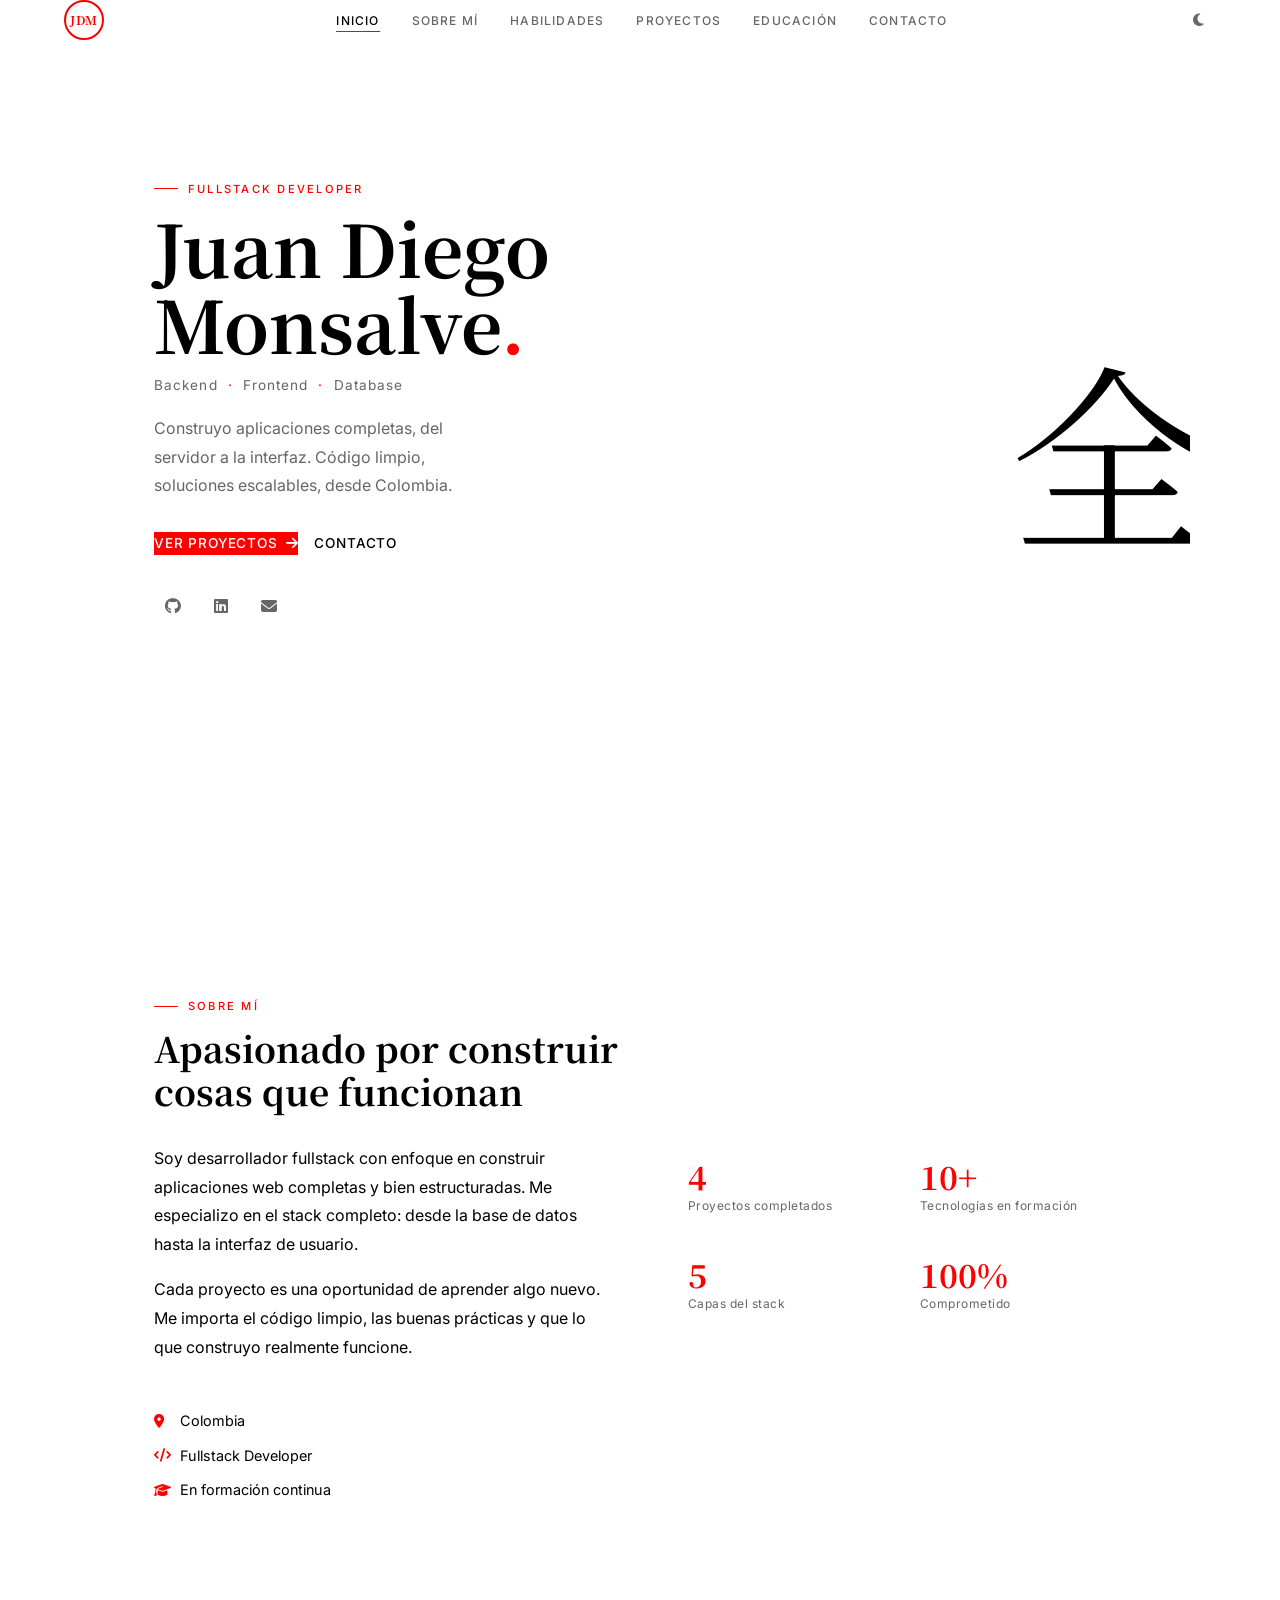
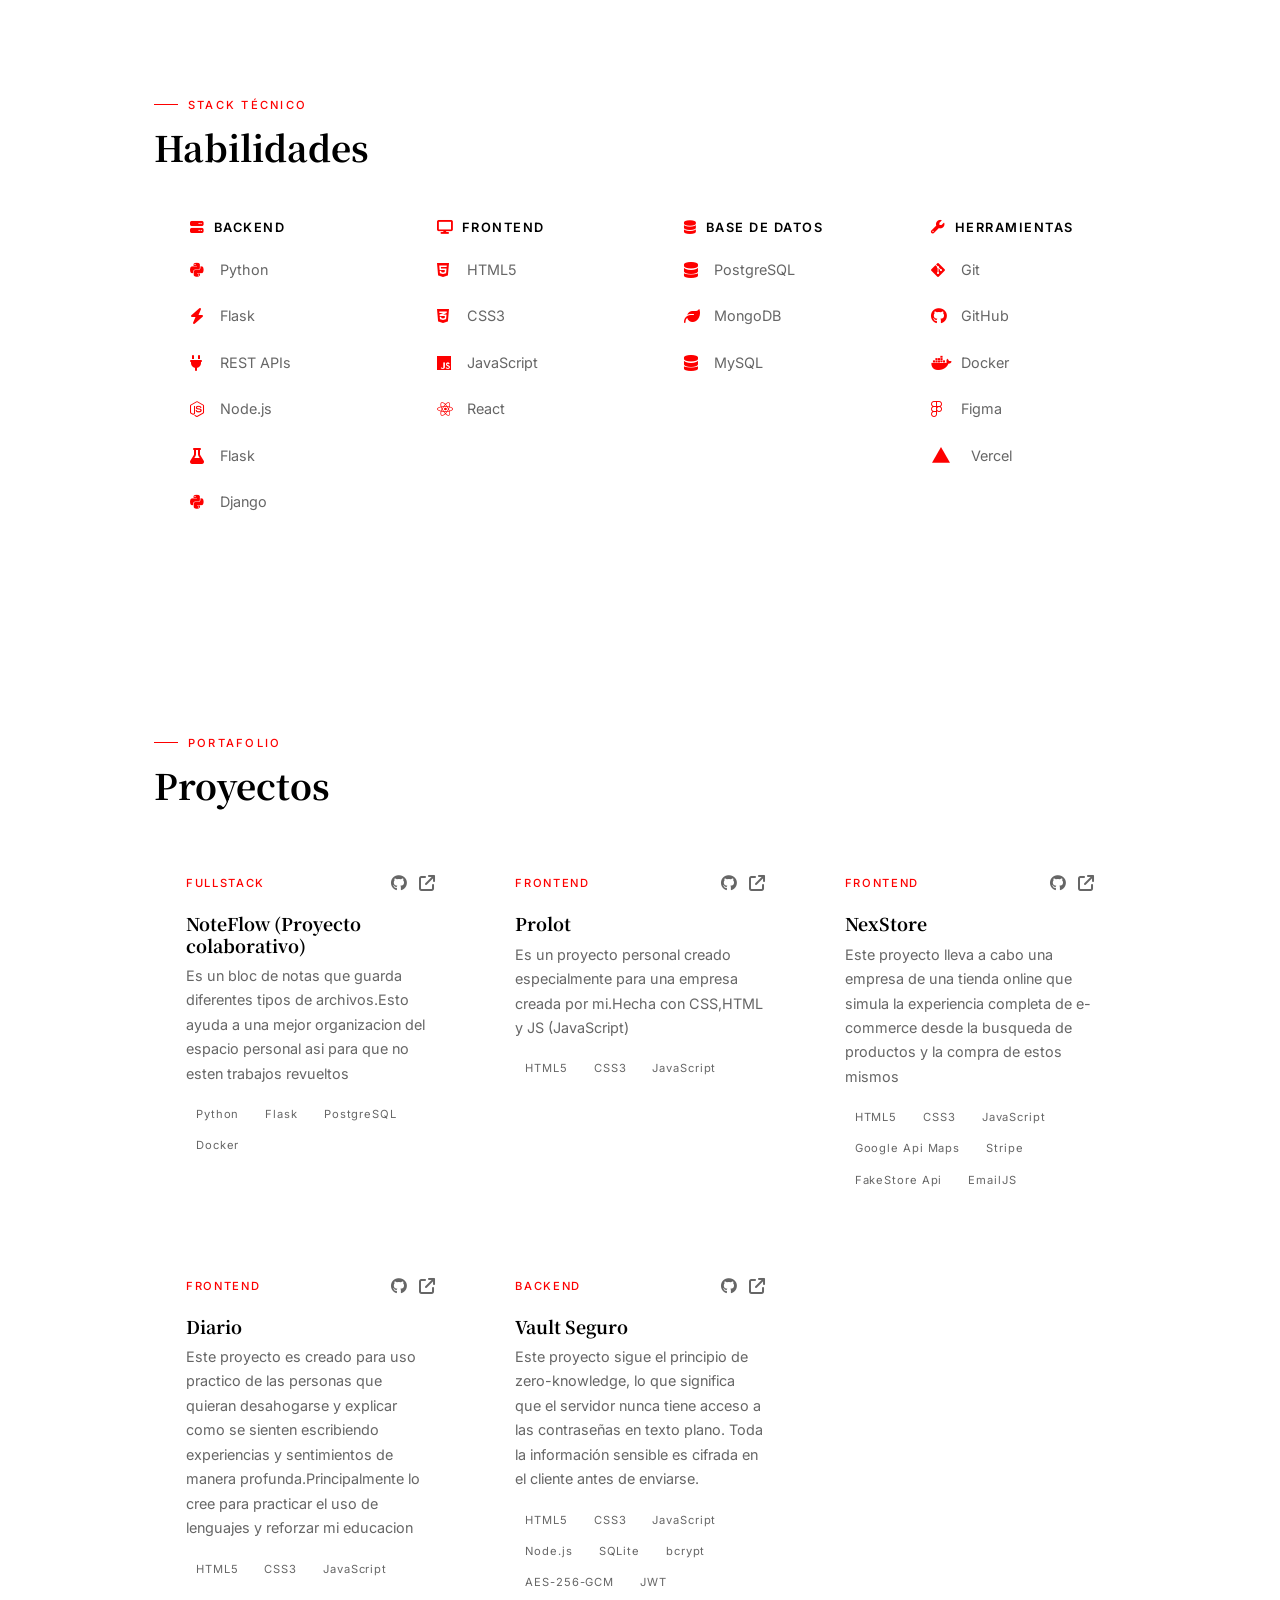
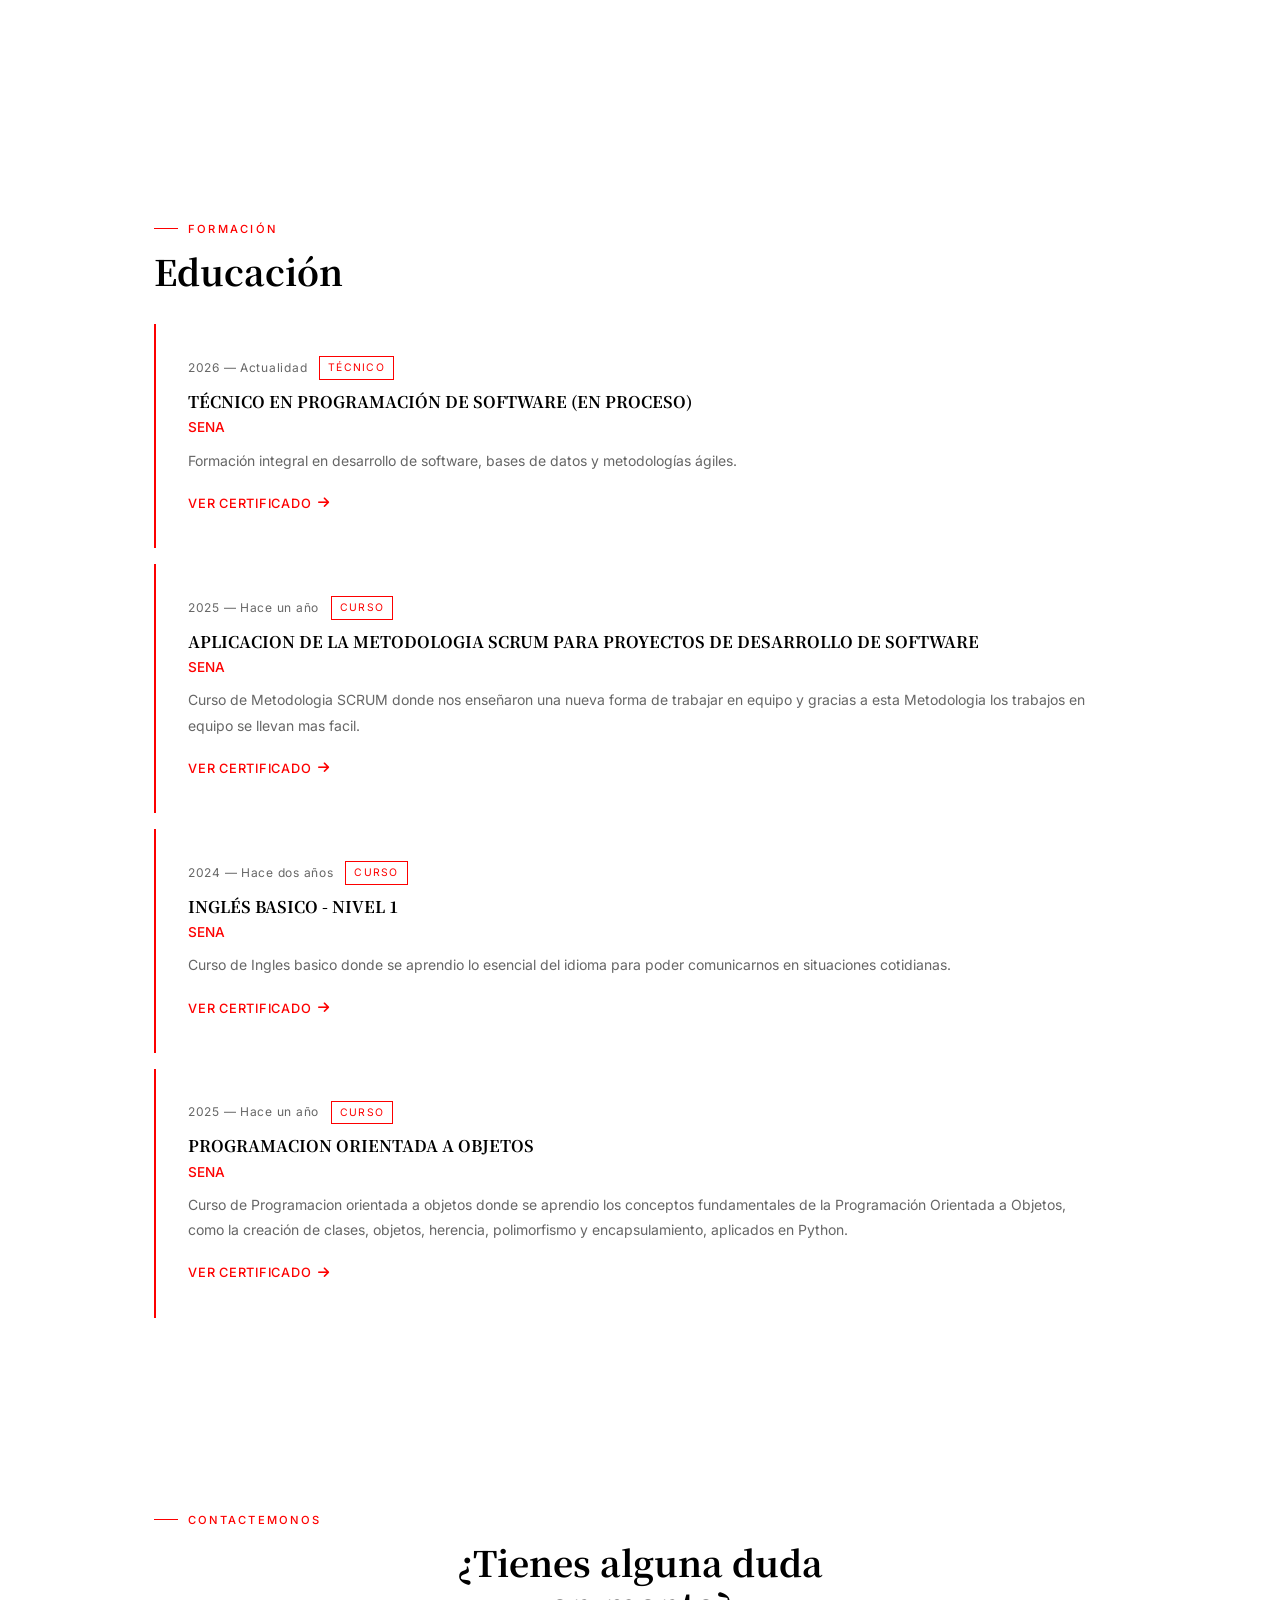
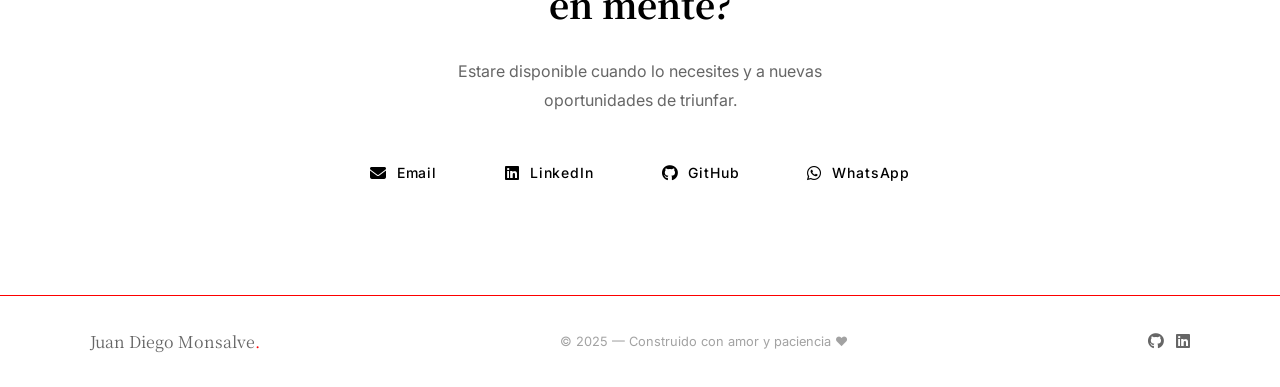
<file: index.html>
<!DOCTYPE html>
<html lang="es" data-theme="dark">

<head>
  <meta charset="UTF-8" />
  <meta name="viewport" content="width=device-width, initial-scale=1.0" />
  <title>Juan Diego Monsalve — Fullstack Developer</title>

  <!-- Font Awesome -->
  <link rel="stylesheet" href="https://cdnjs.cloudflare.com/ajax/libs/font-awesome/6.5.0/css/all.min.css" />

  <!-- Google Fonts -->
  <link rel="preconnect" href="https://fonts.googleapis.com" />
  <link rel="preconnect" href="https://fonts.gstatic.com" crossorigin />
  <link href="https://fonts.googleapis.com/css2?family=Noto+Serif+JP:wght@300;400;700&family=Inter:wght@300;400;500;600&display=swap" rel="stylesheet" />

  <!-- CSS — siempre en este orden -->
  <link rel="stylesheet" href="css/style_global.css" />
  <link rel="stylesheet" href="css/components.css" />
  <link rel="stylesheet" href="css/layout.css" />
  <link rel="stylesheet" href="css/animation.css" />
</head>

<body>

  <!-- ===================== NAV ===================== -->
  <nav id="navbar">
    <a href="#inicio" id="nav-logo">
      <div id="logo-circle">JDM</div>
    </a>

    <ul id="nav-links">
      <li><a href="#inicio" class="nav-link active">Inicio</a></li>
      <li><a href="#sobre-mi" class="nav-link">Sobre mí</a></li>
      <li><a href="#habilidades" class="nav-link">Habilidades</a></li>
      <li><a href="#proyectos" class="nav-link">Proyectos</a></li>
      <li><a href="#educacion" class="nav-link">Educación</a></li>
      <li><a href="#contacto" class="nav-link">Contacto</a></li>
    </ul>

    <div id="nav-actions">
      <button id="theme-toggle" aria-label="Cambiar tema">
        <i class="fa-solid fa-moon" id="theme-icon"></i>
      </button>
      <button id="menu-toggle" aria-label="Abrir menú">
        <i class="fa-solid fa-bars"></i>
      </button>
    </div>
  </nav>

  <!-- ===================== HERO ===================== -->
  <section id="inicio">
    <div id="hero-content">
      <p class="section-tag">
        <span class="tag-line"></span>
        Fullstack Developer
      </p>

      <h1 id="hero-title">
        Juan Diego<br />
        Monsalve<span class="accent-dot">.</span>
      </h1>

      <p id="hero-roles">
        <span class="role">Backend</span>
        <span class="role-sep">·</span>
        <span class="role">Frontend</span>
        <span class="role-sep">·</span>
        <span class="role">Database</span>
      </p>

      <p id="hero-desc">
        Construyo aplicaciones completas, del servidor a la interfaz.
        Código limpio, soluciones escalables, desde Colombia.
      </p>

      <div id="hero-btns">
        <a href="#proyectos" class="btn btn-primary">
          Ver proyectos <i class="fa-solid fa-arrow-right"></i>
        </a>
        <a href="#contacto" class="btn btn-secondary">Contacto</a>
      </div>

      <div id="hero-social">
        <a href="https://github.com/Miniyonminerat" target="_blank" class="social-link" aria-label="GitHub">
          <i class="fa-brands fa-github"></i>
        </a>
        <a href="https://linkedin.com/in/juan-diego-monsalve-martinez-3669613b7" target="_blank" class="social-link" aria-label="LinkedIn">
          <i class="fa-brands fa-linkedin"></i>
        </a>
        <a href="mailto:miniyonminerat2@gmail" class="social-link" aria-label="Email">
          <i class="fa-solid fa-envelope"></i>
        </a>
      </div>
    </div>

    <div id="hero-kanji" aria-hidden="true">全</div>
  </section>

  <!-- ===================== SOBRE MÍ ===================== -->
  <section id="sobre-mi">
    <div class="section-header reveal">
      <p class="section-tag">
        <span class="tag-line"></span>
        Sobre mí
      </p>
      <h2 class="section-title">Apasionado por construir<br />cosas que funcionan</h2>
    </div>

    <div id="about-grid">
      <div id="about-text" class="reveal">
        <p>
          Soy desarrollador fullstack con enfoque en construir aplicaciones
          web completas y bien estructuradas. Me especializo en el stack
          completo: desde la base de datos hasta la interfaz de usuario.
        </p>
        <p>
          Cada proyecto es una oportunidad de aprender algo nuevo. Me importa
          el código limpio, las buenas prácticas y que lo que construyo
          realmente funcione.
        </p>

        <div id="about-info">
          <div class="info-item">
            <i class="fa-solid fa-location-dot accent"></i>
            <span>Colombia</span>
          </div>
          <div class="info-item">
            <i class="fa-solid fa-code accent"></i>
            <span>Fullstack Developer</span>
          </div>
          <div class="info-item">
            <i class="fa-solid fa-graduation-cap accent"></i>
            <span>En formación continua</span>
          </div>
        </div>
      </div>

      <div id="about-stats" class="reveal">
        <div class="stat-card">
          <span class="stat-number">4<span class="accent-dot"></span></span>
          <span class="stat-label">Proyectos completados</span>
        </div>
        <div class="stat-card">
          <span class="stat-number">10<span class="accent-dot">+</span></span>
          <span class="stat-label">Tecnologías en formación</span>
        </div>
        <div class="stat-card">
          <span class="stat-number">5</span>
          <span class="stat-label">Capas del stack</span>
        </div>
        <div class="stat-card">
          <span class="stat-number">100<span class="accent-dot">%</span></span>
          <span class="stat-label">Comprometido</span>
        </div>
      </div>
    </div>
  </section>

  <!-- ===================== HABILIDADES ===================== -->
  <section id="habilidades">
    <div class="section-header reveal">
      <p class="section-tag">
        <span class="tag-line"></span>
        Stack técnico
      </p>
      <h2 class="section-title">Habilidades</h2>
    </div>

    <div id="skills-grid">

      <div class="skill-group reveal">
        <h3 class="skill-group-title">
          <i class="fa-solid fa-server accent"></i>
          Backend
        </h3>
        <div class="skill-list">
          <div class="skill-item">
            <i class="fa-brands fa-python"></i>
            <span>Python</span>
          </div>
          <div class="skill-item">
            <i class="fa-solid fa-bolt"></i>
            <span>Flask</span>
          </div>
          <div class="skill-item">
            <i class="fa-solid fa-plug"></i>
            <span>REST APIs</span>
          </div>
          <div class="skill-item">
            <i class="fa-brands fa-node-js"></i>
            <span>Node.js</span>
          </div>
          <div class="skill-item">
            <i class="fa-solid fa-flask"></i>
            <span>Flask</span>
          </div>
          <div class="skill-item">
            <i class="fa-brands fa-python"></i>
            <span>Django</span>
          </div>
        </div>
      </div>

      <div class="skill-group reveal">
        <h3 class="skill-group-title">
          <i class="fa-solid fa-display accent"></i>
          Frontend
        </h3>
        <div class="skill-list">
          <div class="skill-item">
            <i class="fa-brands fa-html5"></i>
            <span>HTML5</span>
          </div>
          <div class="skill-item">
            <i class="fa-brands fa-css3-alt"></i>
            <span>CSS3</span>
          </div>
          <div class="skill-item">
            <i class="fa-brands fa-js"></i>
            <span>JavaScript</span>
          </div>
          <div class="skill-item">
            <i class="fa-brands fa-react"></i>
            <span>React</span>
          </div>
        </div>
      </div>

      <div class="skill-group reveal">
        <h3 class="skill-group-title">
          <i class="fa-solid fa-database accent"></i>
          Base de datos
        </h3>
        <div class="skill-list">
          <div class="skill-item">
            <i class="fa-solid fa-database"></i>
            <span>PostgreSQL</span>
          </div>
          <div class="skill-item">
            <i class="fa-solid fa-leaf"></i>
            <span>MongoDB</span>
          </div>
          <div class="skill-item">
            <i class="fa-solid fa-database"></i>
            <span>MySQL</span>
          </div>
        </div>
      </div>

      <div class="skill-group reveal">
        <h3 class="skill-group-title">
          <i class="fa-solid fa-wrench accent"></i>
          Herramientas
        </h3>
        <div class="skill-list">
          <div class="skill-item">
            <i class="fa-brands fa-git-alt"></i>
            <span>Git</span>
          </div>
          <div class="skill-item">
            <i class="fa-brands fa-github"></i>
            <span>GitHub</span>
          </div>
          <div class="skill-item">
            <i class="fa-brands fa-docker"></i>
            <span>Docker</span>
          </div>
          <div class="skill-item">
            <i class="fa-brands fa-figma"></i>
            <span>Figma</span>
          </div>
          <div class="skill-item">
            <svg width="18" height="18" viewBox="0 0 512 512" fill="var(--accent)" style="width: 20px; margin-right: 10px;">
              <path d="M256 0L512 448H0L256 0Z" />
            </svg>
            <span>Vercel</span>
          </div>
        </div>
      </div>

    </div>
  </section>

  <!-- ===================== PROYECTOS ===================== -->
  <section id="proyectos">
    <div class="section-header reveal">
      <p class="section-tag">
        <span class="tag-line"></span>
        Portafolio
      </p>
      <h2 class="section-title">Proyectos</h2>
    </div>

    <div id="projects-grid">

      <article class="project-card reveal">
        <div class="project-header">
          <span class="project-type">Fullstack</span>
          <div class="project-links">
            <a href="https://github.com/Sergio-Bustos/NoteFlow" target="_blank" aria-label="GitHub del proyecto">
              <i class="fa-brands fa-github"></i>
            </a>
            <a href="https://noteflow-production-a5ed.up.railway.app/" target="_blank" aria-label="Ver proyecto en vivo">
              <i class="fa-solid fa-arrow-up-right-from-square"></i>
            </a>
          </div>
        </div>
        <h3 class="project-title">NoteFlow (Proyecto colaborativo)</h3>
        <p class="project-desc">
          Es un bloc de notas que guarda diferentes tipos de archivos.Esto ayuda a una mejor organizacion del espacio personal asi para que no esten trabajos revueltos 
        </p>
        <div class="project-tags">
          <span class="tag">Python</span>
          <span class="tag">Flask</span>
          <span class="tag">PostgreSQL</span>
          <span class="tag">Docker</span>
        </div>
      </article>

      <article class="project-card reveal">
        <div class="project-header">
          <span class="project-type">Frontend</span>
          <div class="project-links">
            <a href="https://github.com/Miniyonminerat/Proyecto-Prolot" target="_blank" aria-label="GitHub del proyecto">
              <i class="fa-brands fa-github"></i>
            </a>
            <a href="https://miniyonminerat.github.io/Proyecto-Prolot/index.html" target="_blank" aria-label="Ver proyecto en vivo">
              <i class="fa-solid fa-arrow-up-right-from-square"></i>
            </a>
          </div>
        </div>
        <h3 class="project-title">Prolot</h3>
        <p class="project-desc">
          Es un proyecto personal creado especialmente para una empresa creada por mi.Hecha con CSS,HTML y JS (JavaScript)
        </p>
        <div class="project-tags">
          <span class="tag">HTML5</span>
          <span class="tag">CSS3</span>
          <span class="tag">JavaScript</span>
        </div>
      </article>

      <article class="project-card reveal">
        <div class="project-header">
          <span class="project-type">Frontend</span>
          <div class="project-links">
            <a href="https://github.com/Miniyonminerat/NexStore" target="_blank" aria-label="GitHub del proyecto">
              <i class="fa-brands fa-github"></i>
            </a>
            <a href="https://miniyonminerat.github.io/NexStore/" target="_blank" aria-label="Ver proyecto en vivo">
              <i class="fa-solid fa-arrow-up-right-from-square"></i>
            </a>
          </div>
        </div>
        <h3 class="project-title">NexStore</h3>
        <p class="project-desc">
          Este proyecto lleva a cabo una empresa de una tienda online que simula la experiencia completa de e-commerce desde la busqueda de productos y la compra de estos mismos 
        </p>
        <div class="project-tags">
          <span class="tag">HTML5</span>
          <span class="tag">CSS3</span>
          <span class="tag">JavaScript</span>
          <span class="tag">Google Api Maps</span>
          <span class="tag">Stripe</span>
          <span class="tag">FakeStore Api</span>
          <span class="tag">EmailJS</span>
        </div>
      </article>

      <article class="project-card reveal">
        <div class="project-header">
          <span class="project-type">Frontend</span>
          <div class="project-links">
            <a href="https://github.com/Miniyonminerat/Diario-Samurai" target="_blank" aria-label="GitHub del proyecto">
              <i class="fa-brands fa-github"></i>
            </a>
            <a href="https://miniyonminerat.github.io/Diario-Samurai/" target="_blank" aria-label="Ver proyecto en vivo">
              <i class="fa-solid fa-arrow-up-right-from-square"></i>
            </a>
          </div>
        </div>
        <h3 class="project-title">Diario</h3>
        <p class="project-desc">
          Este proyecto es creado para uso practico de las personas que quieran desahogarse y explicar como se sienten escribiendo experiencias y sentimientos de manera profunda.Principalmente lo cree para practicar el uso de lenguajes y reforzar mi educacion
        </p>
        <div class="project-tags">
          <span class="tag">HTML5</span>
          <span class="tag">CSS3</span>
          <span class="tag">JavaScript</span>
        </div>
      </article>

      <article class="project-card reveal">
        <div class="project-header">
          <span class="project-type">Backend</span>
          <div class="project-links">
            <a href="https://github.com/Miniyonminerat/Password-Manager" target="_blank" aria-label="GitHub del proyecto">
              <i class="fa-brands fa-github"></i>
            </a>
            <a href="info-implementacion.html?project=vault" target="_blank" aria-label="Ver proyecto en vivo">
              <i class="fa-solid fa-arrow-up-right-from-square"></i>
            </a>
          </div>
        </div>
        <h3 class="project-title">Vault Seguro</h3>
        <p class="project-desc">
          Este proyecto sigue el principio de zero-knowledge, lo que significa que el servidor nunca tiene acceso a las contraseñas en texto plano. Toda la información sensible es cifrada en el cliente antes de enviarse.
        </p>
        <div class="project-tags">
          <span class="tag">HTML5</span>
          <span class="tag">CSS3</span>
          <span class="tag">JavaScript</span>
          <span class="tag">Node.js</span>
          <span class="tag">SQLite</span>
          <span class="tag">bcrypt</span>
          <span class="tag">AES-256-GCM</span>
          <span class="tag">JWT</span>
        </div>
      </article>

    </div>
  </section>

  <!-- ===================== EDUCACIÓN ===================== -->
  <section id="educacion">
    <div class="section-header reveal">
      <p class="section-tag">
        <span class="tag-line"></span>
        Formación
      </p>
      <h2 class="section-title">Educación</h2>
    </div>

    <div id="edu-grid">

      <div class="edu-card reveal">
        <div class="edu-header">
          <span class="edu-year">2026 — Actualidad</span>
          <span class="edu-type">Técnico</span>
        </div>
        <h3 class="edu-title">TÉCNICO EN PROGRAMACIÓN DE SOFTWARE (EN PROCESO)</h3>
        <p class="edu-place">SENA</p>
        <p class="edu-desc">
          Formación integral en desarrollo de software, bases de datos
          y metodologías ágiles.
        </p>
        <a href="pages/certificado-tecnico.html" class="edu-link">
          Ver certificado <i class="fa-solid fa-arrow-right"></i>
        </a>
      </div>

      <div class="edu-card reveal">
        <div class="edu-header">
          <span class="edu-year">2025 — Hace un año</span>
          <span class="edu-type">Curso</span>
        </div>
        <h3 class="edu-title">APLICACION DE LA METODOLOGIA SCRUM PARA PROYECTOS DE DESARROLLO DE SOFTWARE</h3>
        <p class="edu-place">SENA</p>
        <p class="edu-desc">
          Curso de Metodologia SCRUM donde nos enseñaron una nueva forma de trabajar en equipo y gracias a esta Metodologia los trabajos en equipo se llevan mas facil.
        </p>
        <a href="Certificado-Metodologia.html" class="edu-link">
          Ver certificado <i class="fa-solid fa-arrow-right"></i>
        </a>
      </div>

      <div class="edu-card reveal">
        <div class="edu-header">
          <span class="edu-year">2024 — Hace dos años</span>
          <span class="edu-type">Curso</span>
        </div>
        <h3 class="edu-title">INGLÉS BASICO - NIVEL 1</h3>
        <p class="edu-place">SENA</p>
        <p class="edu-desc">
          Curso de Ingles basico donde se aprendio lo esencial del idioma para poder comunicarnos en situaciones cotidianas.
        </p>
        <a href="Certificado-Ingles.html" class="edu-link">
          Ver certificado <i class="fa-solid fa-arrow-right"></i>
        </a>
      </div>

      <div class="edu-card reveal">
        <div class="edu-header">
          <span class="edu-year">2025 — Hace un año</span>
          <span class="edu-type">Curso</span>
        </div>
        <h3 class="edu-title">PROGRAMACION ORIENTADA A OBJETOS</h3>
        <p class="edu-place">SENA</p>
        <p class="edu-desc">
          Curso de Programacion orientada a objetos donde se aprendio los conceptos fundamentales de la Programación Orientada a Objetos, como la creación de clases, objetos, herencia, polimorfismo y encapsulamiento, aplicados en Python.
        </p>
        <a href="Certificado-POO.html" class="edu-link">
          Ver certificado <i class="fa-solid fa-arrow-right"></i>
        </a>
      </div>

    </div>
  </section>

  <!-- ===================== CONTACTO ===================== -->
  <section id="contacto">
    <div class="section-header reveal">
      <p class="section-tag">
        <span class="tag-line"></span>
        Contactemonos 
      </p>
      <h2 class="section-title">¿Tienes alguna duda<br />en mente?</h2>
    </div>

    <p id="contact-desc" class="reveal">
      Estare disponible cuando lo necesites y a nuevas oportunidades de triunfar.
    </p>

    <div id="contact-links" class="reveal">
      <a href="mailto:miniyonminerat2@gmail" class="contact-btn">
        <i class="fa-solid fa-envelope"></i>
        Email
      </a>
      <a href="https://www.linkedin.com/in/juan-diego-monsalve-martinez-3669613b7/" target="_blank" class="contact-btn">
        <i class="fa-brands fa-linkedin"></i>
        LinkedIn
      </a>
      <a href="https://github.com/Miniyonminerat" target="_blank" class="contact-btn">
        <i class="fa-brands fa-github"></i>
        GitHub
      </a>
      <a href="https://wa.me/573177273508" target="_blank" class="contact-btn">
        <i class="fa-brands fa-whatsapp"></i>
        WhatsApp
      </a>
    </div>
  </section>

  <!-- ===================== FOOTER ===================== -->
  <footer id="footer">
    <div id="footer-content">
      <span id="footer-name">
        Juan Diego Monsalve<span class="accent-dot">.</span>
      </span>
      <span id="footer-copy">© 2025 — Construido con amor y paciencia ❤️</span>
      <div id="footer-social">
        <a href="https://github.com/Miniyonminerat" target="_blank" aria-label="GitHub">
          <i class="fa-brands fa-github"></i>
        </a>
        <a href="https://linkedin.com/in/juan-diego-monsalve-martinez-3669613b7" target="_blank" aria-label="LinkedIn">
          <i class="fa-brands fa-linkedin"></i>
        </a>
      </div>
    </div>
  </footer>

  <script src="script.js"></script>
</body>

</html>
</file>
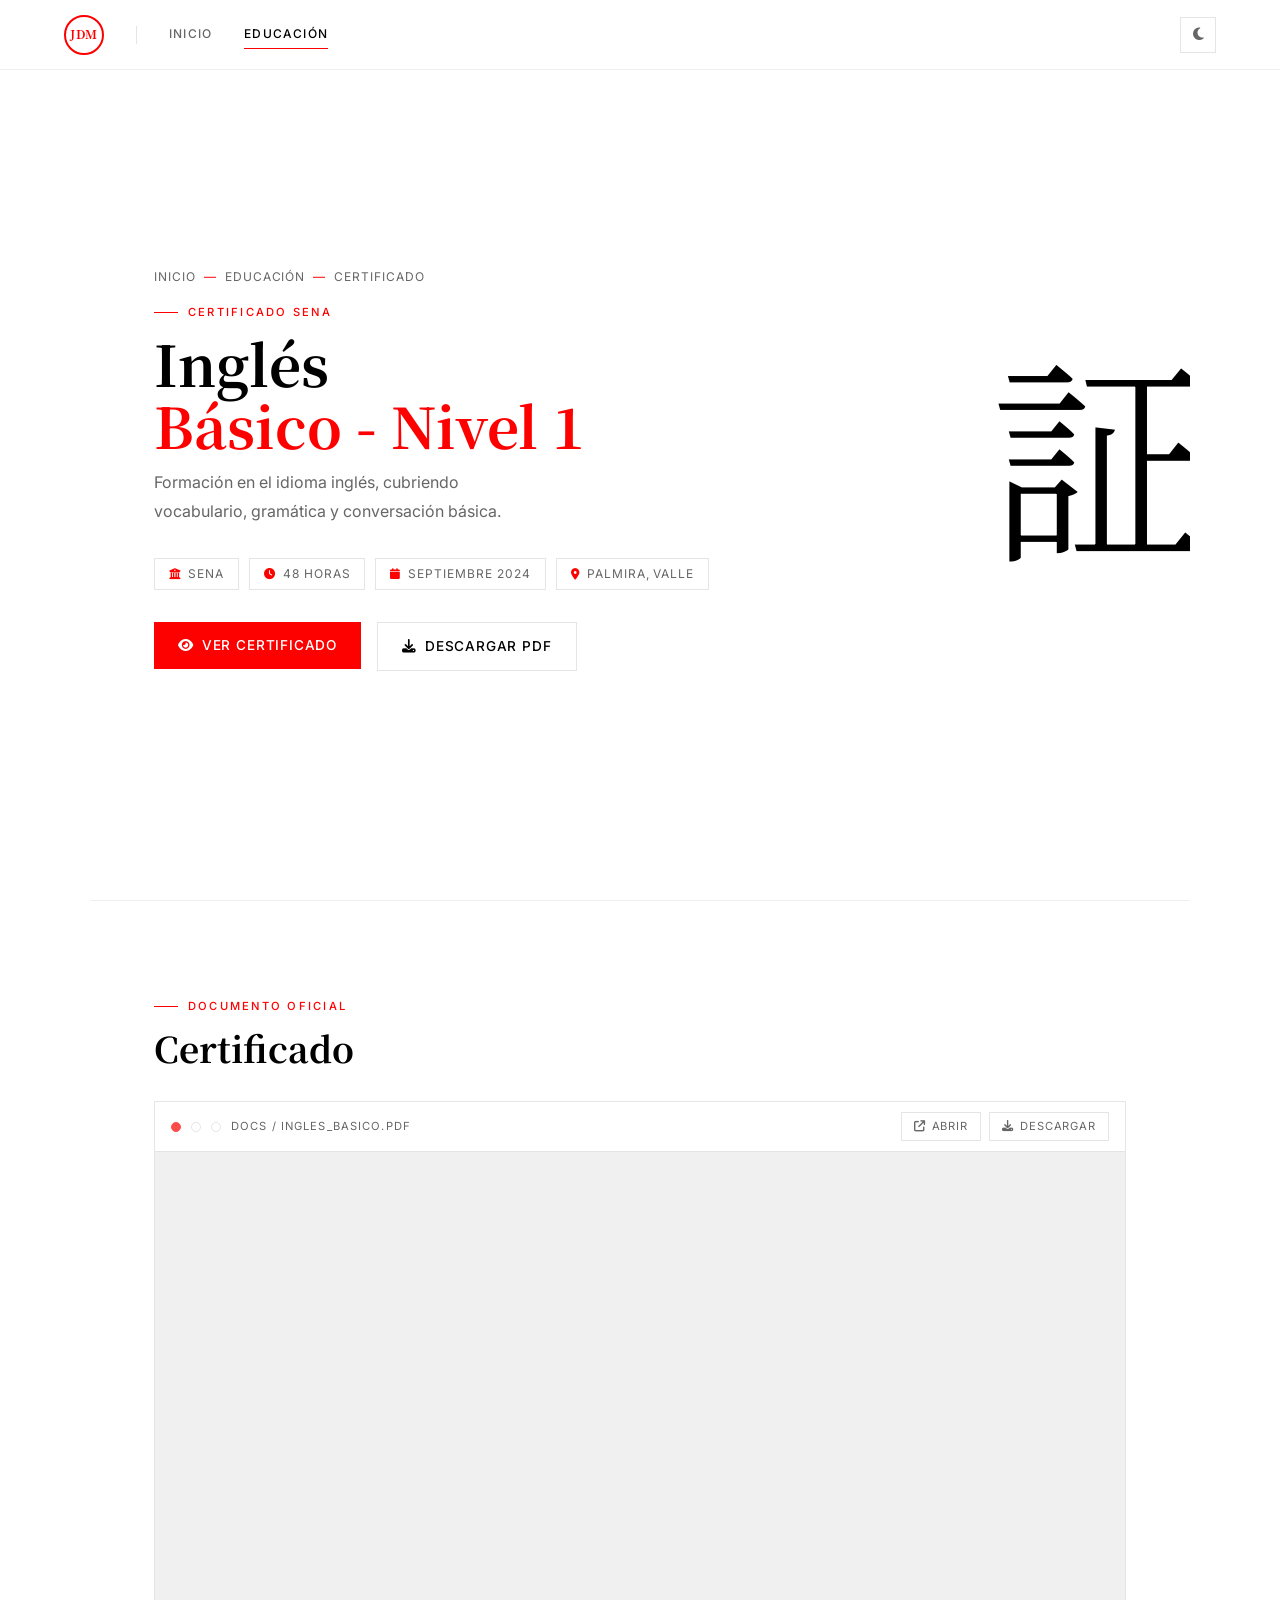
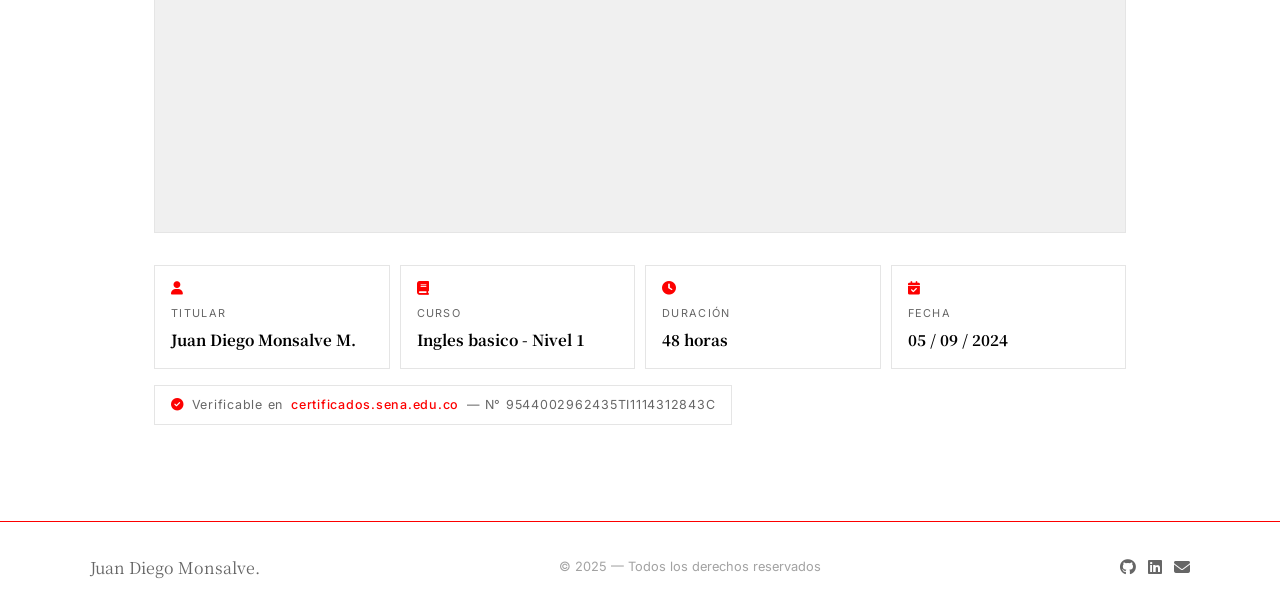
<file: Certificado-Ingles.html>
<!DOCTYPE html>
<html lang="es">
<head>
    <meta charset="UTF-8">
    <meta name="viewport" content="width=device-width, initial-scale=1.0">
    <title>Certificado — Metodología Scrum | JDM</title>
    <link rel="stylesheet" href="css/style_global.css">
    <link rel="stylesheet" href="css/components.css">
    <link rel="stylesheet" href="css/layout.css">
    <link rel="stylesheet" href="css/animation.css">
    <link rel="stylesheet" href="css/certificados.css"> 
    <link rel="stylesheet" href="https://cdnjs.cloudflare.com/ajax/libs/font-awesome/6.5.0/css/all.min.css">
</head>
<body>

    <!-- ===================== NAV MÍNIMO ===================== -->
    <nav id="cert-nav">

        <!-- Izquierda: logo + separador + links -->
        <div style="display:flex; align-items:center; gap:var(--space-md);">
            <a href="index.html" id="nav-logo">
                <div id="logo-circle">JDM</div>
            </a>
            <div class="nav-sep"></div>
            <div id="cert-nav-links">
                <a href="index.html"            class="cert-nav-link">Inicio</a>
                <a href="index.html#educacion"  class="cert-nav-link active">Educación</a>
            </div>
        </div>

        <!-- Derecha: botón tema -->
        <div id="cert-nav-right">
            <button id="theme-toggle" aria-label="Cambiar tema">
                <i class="fa-solid fa-moon" id="theme-icon"></i>
            </button>
        </div>

    </nav>

    <!-- ===================== HERO ===================== -->
    <section id="cert-hero">
        <div id="cert-hero-content">

            <div id="cert-breadcrumb">
                <a href="index.html">Inicio</a>
                <span class="sep">—</span>
                <a href="index.html#educacion">Educación</a>
                <span class="sep">—</span>
                <span>Certificado</span>
            </div>

            <div class="section-tag reveal">
                <span class="tag-line"></span>
                Certificado SENA
            </div>

            <h1 class="reveal">
                Inglés<br>
                <span class="accent">Básico - Nivel 1</span>
            </h1>

            <p class="reveal">
                Formación en el idioma inglés, cubriendo vocabulario, gramática y conversación básica.
            </p>

            <div id="cert-meta" class="reveal">
                <span class="cert-chip"><i class="fa-solid fa-building-columns"></i> SENA</span>
                <span class="cert-chip"><i class="fa-solid fa-clock"></i> 48 horas</span>
                <span class="cert-chip"><i class="fa-solid fa-calendar"></i> Septiembre 2024</span>
                <span class="cert-chip"><i class="fa-solid fa-map-marker-alt"></i> Palmira, Valle</span>
            </div>

            <div id="cert-btns" class="reveal">
                <a href="#cert-viewer" class="btn btn-primary">
                    <i class="fa-solid fa-eye"></i> Ver certificado
                </a>
                <a href="docs/Metodologia_Scrum.pdf" download class="btn btn-secondary">
                    <i class="fa-solid fa-download"></i> Descargar PDF
                </a>
            </div>

        </div>

        <div id="cert-kanji">証</div>
    </section>

    <!-- ===================== VISOR PDF ===================== -->
    <section id="cert-viewer">

        <div class="section-header reveal">
            <div class="section-tag">
                <span class="tag-line"></span>
                Documento oficial
            </div>
            <h2 class="section-title">Certificado</h2>
        </div>

        <div id="cert-frame-wrapper" class="reveal">
            <div id="cert-frame-bar">
                <div id="cert-frame-bar-left">
                    <div class="frame-dot red"></div>
                    <div class="frame-dot gray"></div>
                    <div class="frame-dot gray"></div>
                    <span id="cert-frame-label">docs / Ingles_Basico.pdf</span>
                </div>
                <div id="cert-frame-actions">
                    <a href="docs/Ingles_Basico.pdf" target="_blank" class="frame-btn">
                        <i class="fa-solid fa-arrow-up-right-from-square"></i> Abrir
                    </a>
                    <a href="docs/Ingles_Basico.pdf" download class="frame-btn">
                        <i class="fa-solid fa-download"></i> Descargar
                    </a>
                </div>
            </div>

            <iframe
                id="cert-iframe"
                src="docs/Ingles_Basico.pdf"
                title="Certificado Ingles Basico - Nivel 1 — Juan Diego Monsalve Martinez"
            ></iframe>
        </div>

        <div id="cert-info-grid">
            <div class="cert-info-card reveal">
                <i class="fa-solid fa-user cert-info-icon"></i>
                <span class="cert-info-label">Titular</span>
                <span class="cert-info-value">Juan Diego Monsalve M.</span>
            </div>
            <div class="cert-info-card reveal">
                <i class="fa-solid fa-book cert-info-icon"></i>
                <span class="cert-info-label">Curso</span>
                <span class="cert-info-value">Ingles basico - Nivel 1</span>
            </div>
            <div class="cert-info-card reveal">
                <i class="fa-solid fa-clock cert-info-icon"></i>
                <span class="cert-info-label">Duración</span>
                <span class="cert-info-value">48 horas</span>
            </div>
            <div class="cert-info-card reveal">
                <i class="fa-solid fa-calendar-check cert-info-icon"></i>
                <span class="cert-info-label">Fecha</span>
                <span class="cert-info-value">05 / 09 / 2024</span>
            </div>
        </div>

        <div id="cert-verify" class="reveal">
            <i class="fa-solid fa-circle-check"></i>
            Verificable en
            <a href="http://certificados.sena.edu.co" target="_blank" rel="noopener">
                certificados.sena.edu.co
            </a>
            — N° 9544002962435TI1114312843C
        </div>

    </section>

    <!-- ===================== FOOTER ===================== -->
    <footer id="footer">
        <div id="footer-content">
            <span id="footer-name">Juan Diego Monsalve.</span>
            <span id="footer-copy">© 2025 — Todos los derechos reservados</span>
            <div id="footer-social">
                <a href="https://github.com/Miniyonminerat" target="_blank" aria-label="GitHub">
                    <i class="fa-brands fa-github"></i>
                </a>
                <a href="https://www.linkedin.com/in/juan-diego-monsalve-martinez-3669613b7/" target="_blank" aria-label="LinkedIn">
                    <i class="fa-brands fa-linkedin"></i>
                </a>
                <a href="mailto:miniyonminerat2@gmail.com" aria-label="Email">
                    <i class="fa-solid fa-envelope"></i>
                </a>
            </div>
        </div>
    </footer>

    <script src="script.js"></script>

</body>
</html>
</file>
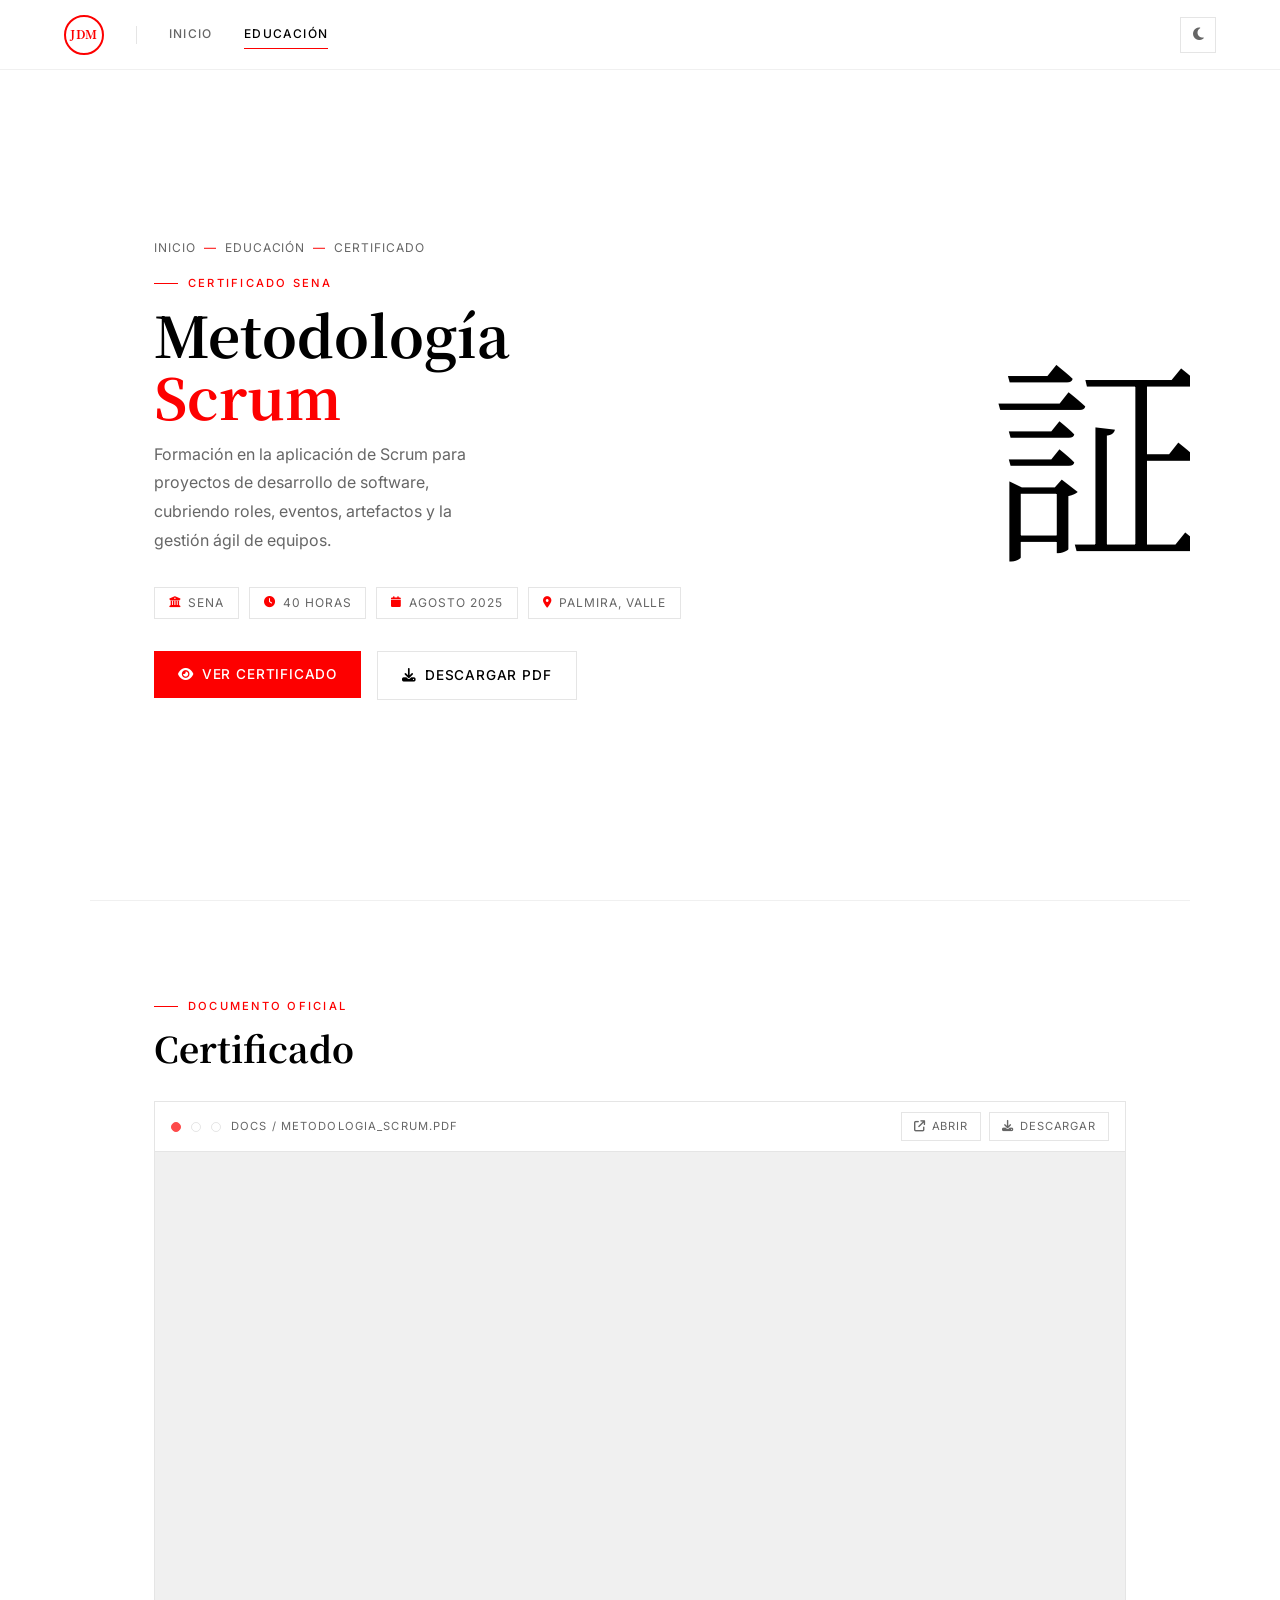
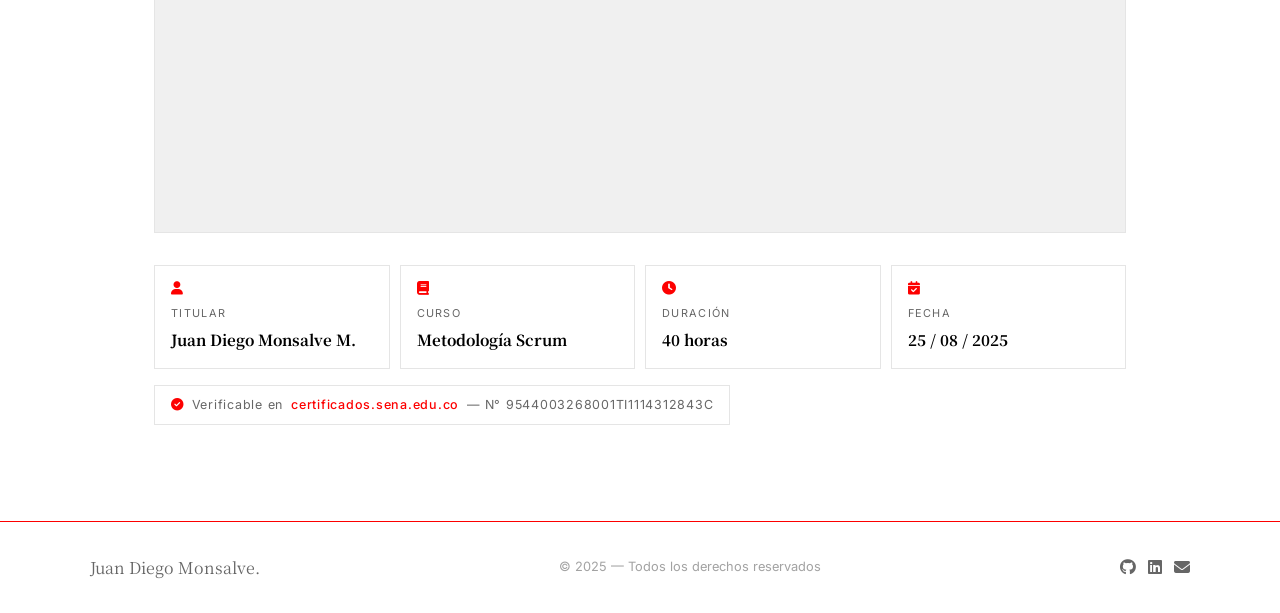
<file: Certificado-Metodologia.html>
<!DOCTYPE html>
<html lang="es">
<head>
    <meta charset="UTF-8">
    <meta name="viewport" content="width=device-width, initial-scale=1.0">
    <title>Certificado — Metodología Scrum | JDM</title>
    <link rel="stylesheet" href="css/style_global.css">
    <link rel="stylesheet" href="css/components.css">
    <link rel="stylesheet" href="css/layout.css">
    <link rel="stylesheet" href="css/animation.css">
    <link rel="stylesheet" href="css/certificados.css"> 
    <link rel="stylesheet" href="https://cdnjs.cloudflare.com/ajax/libs/font-awesome/6.5.0/css/all.min.css">
</head>
<body>

    <!-- ===================== NAV MÍNIMO ===================== -->
    <nav id="cert-nav">

        <!-- Izquierda: logo + separador + links -->
        <div style="display:flex; align-items:center; gap:var(--space-md);">
            <a href="index.html" id="nav-logo">
                <div id="logo-circle">JDM</div>
            </a>
            <div class="nav-sep"></div>
            <div id="cert-nav-links">
                <a href="index.html"            class="cert-nav-link">Inicio</a>
                <a href="index.html#educacion"  class="cert-nav-link active">Educación</a>
            </div>
        </div>

        <!-- Derecha: botón tema -->
        <div id="cert-nav-right">
            <button id="theme-toggle" aria-label="Cambiar tema">
                <i class="fa-solid fa-moon" id="theme-icon"></i>
            </button>
        </div>

    </nav>

    <!-- ===================== HERO ===================== -->
    <section id="cert-hero">
        <div id="cert-hero-content">

            <div id="cert-breadcrumb">
                <a href="index.html">Inicio</a>
                <span class="sep">—</span>
                <a href="index.html#educacion">Educación</a>
                <span class="sep">—</span>
                <span>Certificado</span>
            </div>

            <div class="section-tag reveal">
                <span class="tag-line"></span>
                Certificado SENA
            </div>

            <h1 class="reveal">
                Metodología<br>
                <span class="accent">Scrum</span>
            </h1>

            <p class="reveal">
                Formación en la aplicación de Scrum para proyectos de desarrollo de software,
                cubriendo roles, eventos, artefactos y la gestión ágil de equipos.
            </p>

            <div id="cert-meta" class="reveal">
                <span class="cert-chip"><i class="fa-solid fa-building-columns"></i> SENA</span>
                <span class="cert-chip"><i class="fa-solid fa-clock"></i> 40 horas</span>
                <span class="cert-chip"><i class="fa-solid fa-calendar"></i> Agosto 2025</span>
                <span class="cert-chip"><i class="fa-solid fa-map-marker-alt"></i> Palmira, Valle</span>
            </div>

            <div id="cert-btns" class="reveal">
                <a href="#cert-viewer" class="btn btn-primary">
                    <i class="fa-solid fa-eye"></i> Ver certificado
                </a>
                <a href="docs/Metodologia_Scrum.pdf" download class="btn btn-secondary">
                    <i class="fa-solid fa-download"></i> Descargar PDF
                </a>
            </div>

        </div>

        <div id="cert-kanji">証</div>
    </section>

    <!-- ===================== VISOR PDF ===================== -->
    <section id="cert-viewer">

        <div class="section-header reveal">
            <div class="section-tag">
                <span class="tag-line"></span>
                Documento oficial
            </div>
            <h2 class="section-title">Certificado</h2>
        </div>

        <div id="cert-frame-wrapper" class="reveal">
            <div id="cert-frame-bar">
                <div id="cert-frame-bar-left">
                    <div class="frame-dot red"></div>
                    <div class="frame-dot gray"></div>
                    <div class="frame-dot gray"></div>
                    <span id="cert-frame-label">docs / Metodologia_Scrum.pdf</span>
                </div>
                <div id="cert-frame-actions">
                    <a href="docs/Metodologia_Scrum.pdf" target="_blank" class="frame-btn">
                        <i class="fa-solid fa-arrow-up-right-from-square"></i> Abrir
                    </a>
                    <a href="docs/Metodologia_Scrum.pdf" download class="frame-btn">
                        <i class="fa-solid fa-download"></i> Descargar
                    </a>
                </div>
            </div>

            <iframe
                id="cert-iframe"
                src="docs/Metodologia_Scrum.pdf"
                title="Certificado Metodología Scrum — Juan Diego Monsalve Martinez"
            ></iframe>
        </div>

        <div id="cert-info-grid">
            <div class="cert-info-card reveal">
                <i class="fa-solid fa-user cert-info-icon"></i>
                <span class="cert-info-label">Titular</span>
                <span class="cert-info-value">Juan Diego Monsalve M.</span>
            </div>
            <div class="cert-info-card reveal">
                <i class="fa-solid fa-book cert-info-icon"></i>
                <span class="cert-info-label">Curso</span>
                <span class="cert-info-value">Metodología Scrum</span>
            </div>
            <div class="cert-info-card reveal">
                <i class="fa-solid fa-clock cert-info-icon"></i>
                <span class="cert-info-label">Duración</span>
                <span class="cert-info-value">40 horas</span>
            </div>
            <div class="cert-info-card reveal">
                <i class="fa-solid fa-calendar-check cert-info-icon"></i>
                <span class="cert-info-label">Fecha</span>
                <span class="cert-info-value">25 / 08 / 2025</span>
            </div>
        </div>

        <div id="cert-verify" class="reveal">
            <i class="fa-solid fa-circle-check"></i>
            Verificable en
            <a href="http://certificados.sena.edu.co" target="_blank" rel="noopener">
                certificados.sena.edu.co
            </a>
            — N° 9544003268001TI1114312843C
        </div>

    </section>

    <!-- ===================== FOOTER ===================== -->
    <footer id="footer">
        <div id="footer-content">
            <span id="footer-name">Juan Diego Monsalve.</span>
            <span id="footer-copy">© 2025 — Todos los derechos reservados</span>
            <div id="footer-social">
                <a href="https://github.com/Miniyonminerat" target="_blank" aria-label="GitHub">
                    <i class="fa-brands fa-github"></i>
                </a>
                <a href="https://www.linkedin.com/in/juan-diego-monsalve-martinez-3669613b7/" target="_blank" aria-label="LinkedIn">
                    <i class="fa-brands fa-linkedin"></i>
                </a>
                <a href="mailto:miniyonminerat2@gmail.com" aria-label="Email">
                    <i class="fa-solid fa-envelope"></i>
                </a>
            </div>
        </div>
    </footer>

    <script src="script.js"></script>

</body>
</html>
</file>
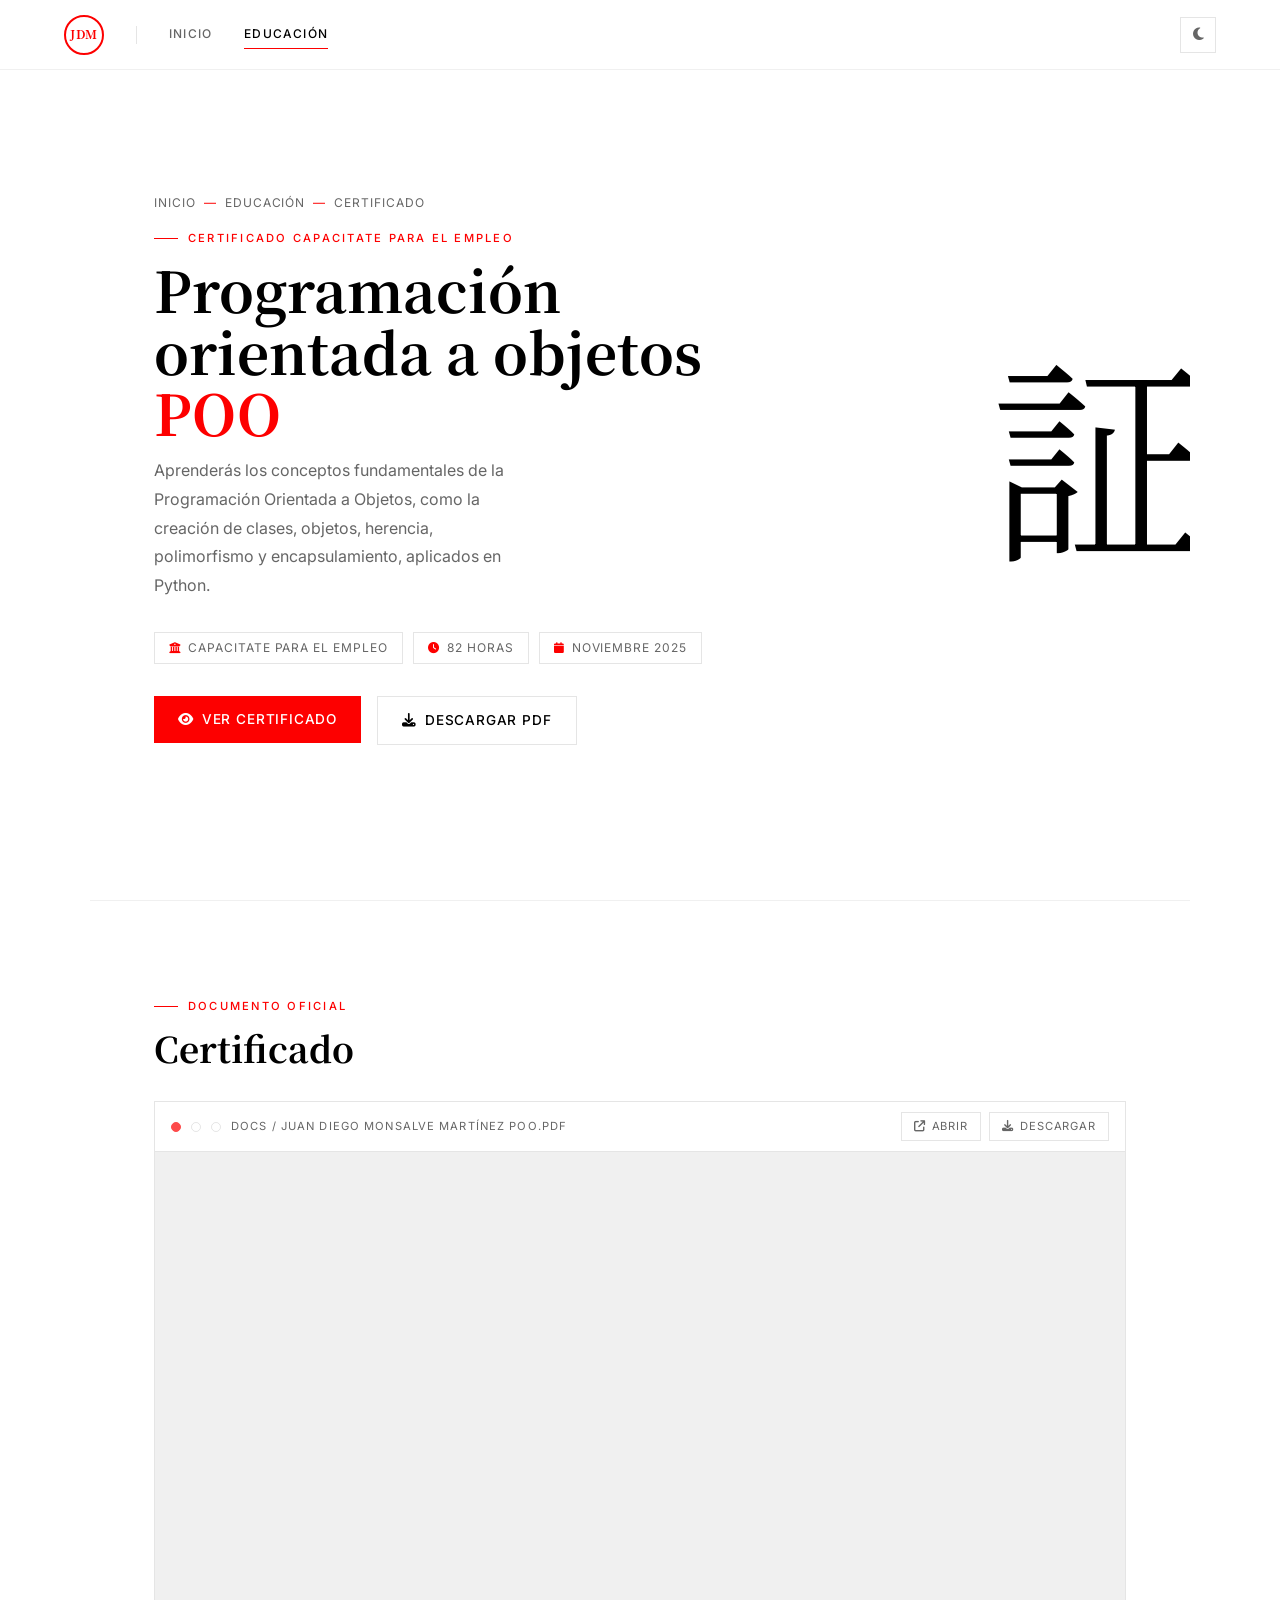
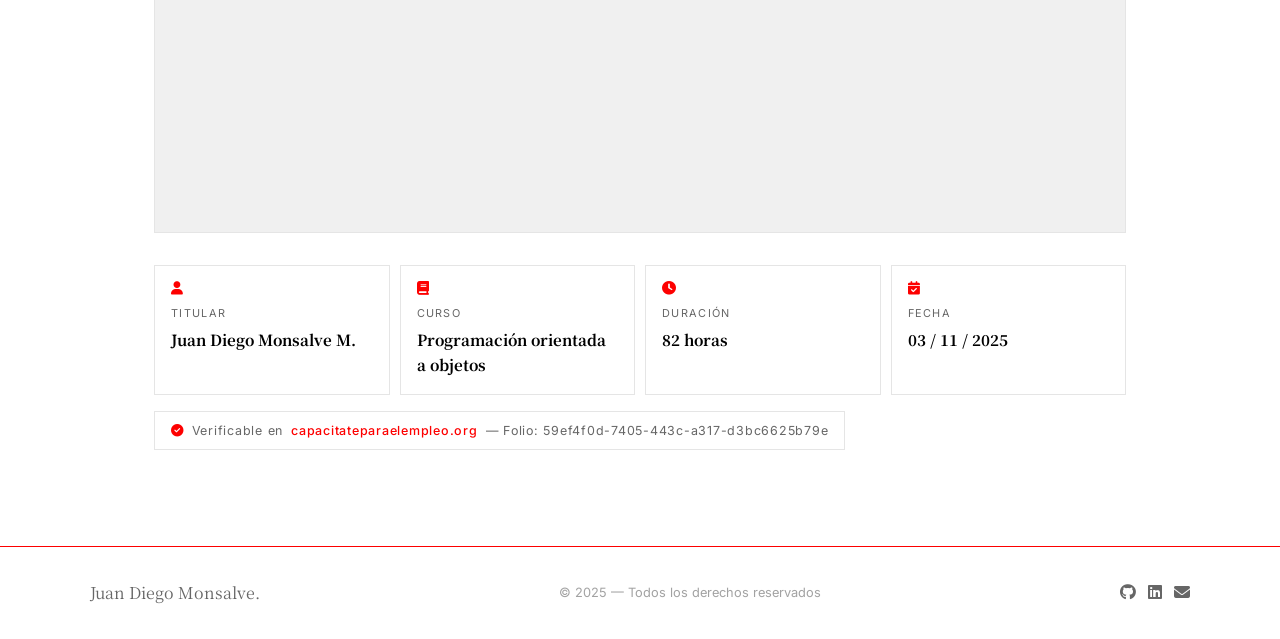
<file: Certificado-POO.html>
<!DOCTYPE html>
<html lang="es">
<head>
    <meta charset="UTF-8">
    <meta name="viewport" content="width=device-width, initial-scale=1.0">
    <title>Certificado — Metodología Scrum | JDM</title>
    <link rel="stylesheet" href="css/style_global.css">
    <link rel="stylesheet" href="css/components.css">
    <link rel="stylesheet" href="css/layout.css">
    <link rel="stylesheet" href="css/animation.css">
    <link rel="stylesheet" href="css/certificados.css"> 
    <link rel="stylesheet" href="https://cdnjs.cloudflare.com/ajax/libs/font-awesome/6.5.0/css/all.min.css">
</head>
<body>

    <!-- ===================== NAV MÍNIMO ===================== -->
    <nav id="cert-nav">

        <!-- Izquierda: logo + separador + links -->
        <div style="display:flex; align-items:center; gap:var(--space-md);">
            <a href="index.html" id="nav-logo">
                <div id="logo-circle">JDM</div>
            </a>
            <div class="nav-sep"></div>
            <div id="cert-nav-links">
                <a href="index.html"            class="cert-nav-link">Inicio</a>
                <a href="index.html#educacion"  class="cert-nav-link active">Educación</a>
            </div>
        </div>

        <!-- Derecha: botón tema -->
        <div id="cert-nav-right">
            <button id="theme-toggle" aria-label="Cambiar tema">
                <i class="fa-solid fa-moon" id="theme-icon"></i>
            </button>
        </div>

    </nav>

    <!-- ===================== HERO ===================== -->
    <section id="cert-hero">
        <div id="cert-hero-content">

            <div id="cert-breadcrumb">
                <a href="index.html">Inicio</a>
                <span class="sep">—</span>
                <a href="index.html#educacion">Educación</a>
                <span class="sep">—</span>
                <span>Certificado</span>
            </div>

            <div class="section-tag reveal">
                <span class="tag-line"></span>
                Certificado Capacitate para el empleo
            </div>

            <h1 class="reveal">
                Programación orientada a objetos<br>
                <span class="accent">POO</span>
            </h1>

            <p class="reveal">
                Aprenderás los conceptos fundamentales de la Programación Orientada a Objetos, como la creación de clases, objetos, herencia, polimorfismo y encapsulamiento, aplicados en Python.
            </p>

            <div id="cert-meta" class="reveal">
                <span class="cert-chip"><i class="fa-solid fa-building-columns"></i> Capacitate para el empleo</span>
                <span class="cert-chip"><i class="fa-solid fa-clock"></i> 82 horas</span>
                <span class="cert-chip"><i class="fa-solid fa-calendar"></i> Noviembre 2025</span>
            </div>

            <div id="cert-btns" class="reveal">
                <a href="#cert-viewer" class="btn btn-primary">
                    <i class="fa-solid fa-eye"></i> Ver certificado
                </a>
                <a href="docs/Juan Diego Monsalve Martínez POO.pdf" download class="btn btn-secondary">
                    <i class="fa-solid fa-download"></i> Descargar PDF
                </a>
            </div>

        </div>

        <div id="cert-kanji">証</div>
    </section>

    <!-- ===================== VISOR PDF ===================== -->
    <section id="cert-viewer">

        <div class="section-header reveal">
            <div class="section-tag">
                <span class="tag-line"></span>
                Documento oficial
            </div>
            <h2 class="section-title">Certificado</h2>
        </div>

        <div id="cert-frame-wrapper" class="reveal">
            <div id="cert-frame-bar">
                <div id="cert-frame-bar-left">
                    <div class="frame-dot red"></div>
                    <div class="frame-dot gray"></div>
                    <div class="frame-dot gray"></div>
                    <span id="cert-frame-label">docs / Juan Diego Monsalve Martínez POO.pdf</span>
                </div>
                <div id="cert-frame-actions">
                    <a href="docs/Juan Diego Monsalve Martínez POO.pdf" target="_blank" class="frame-btn">
                        <i class="fa-solid fa-arrow-up-right-from-square"></i> Abrir
                    </a>
                    <a href="docs/Juan Diego Monsalve Martínez POO.pdf" download class="frame-btn">
                        <i class="fa-solid fa-download"></i> Descargar
                    </a>
                </div>
            </div>

            <iframe
                id="cert-iframe"
                src="docs/Juan Diego Monsalve Martínez POO.pdf"
                title="Certificado Programación orientada a objetos (POO) — Juan Diego Monsalve Martinez"
            ></iframe>
        </div>

        <div id="cert-info-grid">
            <div class="cert-info-card reveal">
                <i class="fa-solid fa-user cert-info-icon"></i>
                <span class="cert-info-label">Titular</span>
                <span class="cert-info-value">Juan Diego Monsalve M.</span>
            </div>
            <div class="cert-info-card reveal">
                <i class="fa-solid fa-book cert-info-icon"></i>
                <span class="cert-info-label">Curso</span>
                <span class="cert-info-value">Programación orientada a objetos</span>
            </div>
            <div class="cert-info-card reveal">
                <i class="fa-solid fa-clock cert-info-icon"></i>
                <span class="cert-info-label">Duración</span>
                <span class="cert-info-value">82 horas</span>
            </div>
            <div class="cert-info-card reveal">
                <i class="fa-solid fa-calendar-check cert-info-icon"></i>
                <span class="cert-info-label">Fecha</span>
                <span class="cert-info-value">03 / 11 / 2025</span>
            </div>
        </div>

        <div id="cert-verify" class="reveal">
            <i class="fa-solid fa-circle-check"></i>
            Verificable en
            <a href="https://capacitateparaelempleo.org/verifica/a22bf945-c55d-47e4-8353-72bcf23dfceb/59ef4f0d-7405-443c-a317-d3bc6625b79e" target="_blank" rel="noopener">
                capacitateparaelempleo.org
            </a>
            — Folio: 59ef4f0d-7405-443c-a317-d3bc6625b79e
        </div>

    </section>

    <!-- ===================== FOOTER ===================== -->
    <footer id="footer">
        <div id="footer-content">
            <span id="footer-name">Juan Diego Monsalve.</span>
            <span id="footer-copy">© 2025 — Todos los derechos reservados</span>
            <div id="footer-social">
                <a href="https://github.com/Miniyonminerat" target="_blank" aria-label="GitHub">
                    <i class="fa-brands fa-github"></i>
                </a>
                <a href="https://www.linkedin.com/in/juan-diego-monsalve-martinez-3669613b7/" target="_blank" aria-label="LinkedIn">
                    <i class="fa-brands fa-linkedin"></i>
                </a>
                <a href="mailto:miniyonminerat2@gmail.com" aria-label="Email">
                    <i class="fa-solid fa-envelope"></i>
                </a>
            </div>
        </div>
    </footer>

    <script src="script.js"></script>

</body>
</html>
</file>
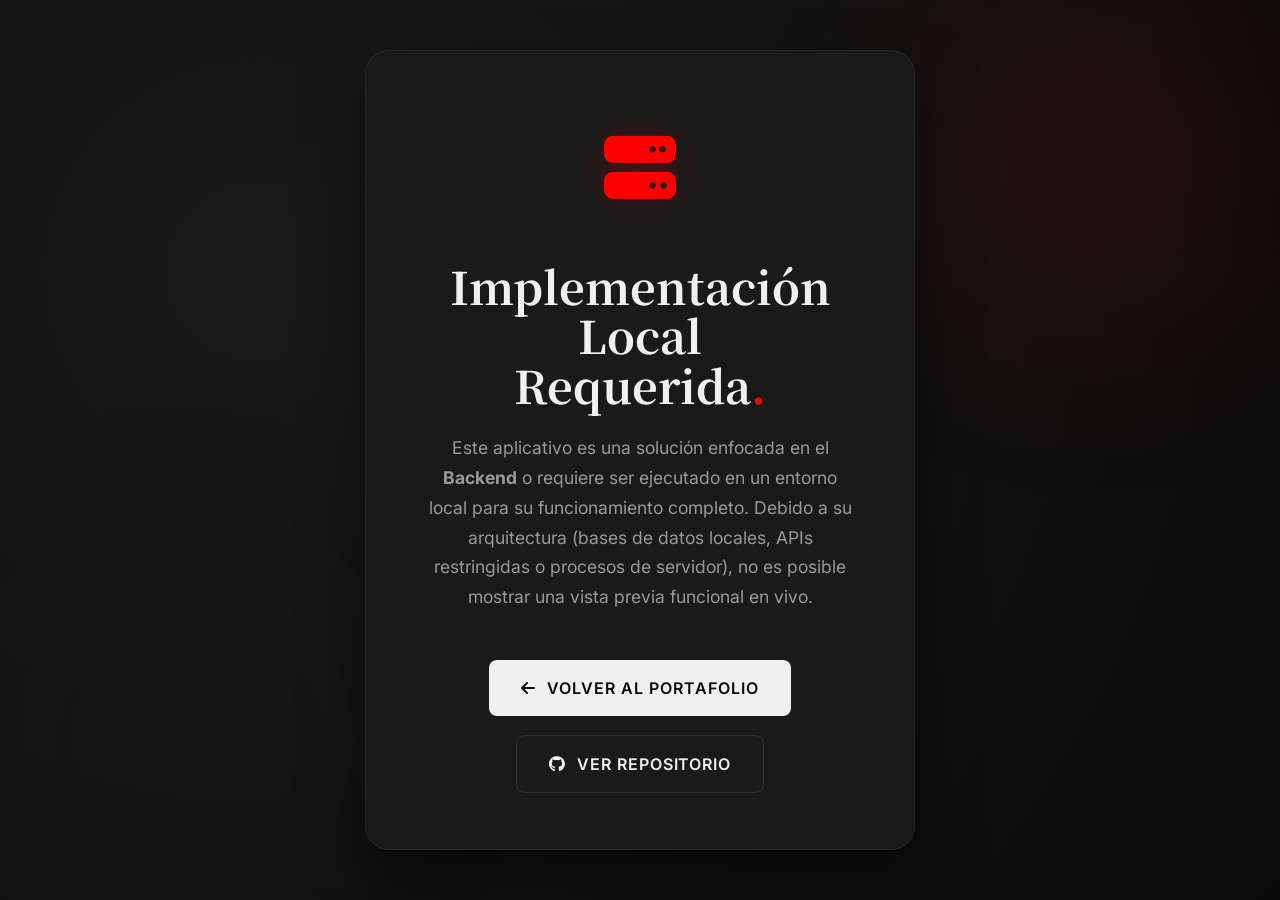
<file: info-implementacion.html>
<!DOCTYPE html>
<html lang="es" data-theme="dark">

<head>
  <meta charset="UTF-8" />
  <meta name="viewport" content="width=device-width, initial-scale=1.0" />
  <title>Información de Implementación — Juan Diego Monsalve</title>

  <!-- Font Awesome -->
  <link rel="stylesheet" href="https://cdnjs.cloudflare.com/ajax/libs/font-awesome/6.5.0/css/all.min.css" />

  <!-- Google Fonts -->
  <link rel="preconnect" href="https://fonts.googleapis.com" />
  <link rel="preconnect" href="https://fonts.gstatic.com" crossorigin />
  <link href="https://fonts.googleapis.com/css2?family=Noto+Serif+JP:wght@300;400;700&family=Inter:wght@300;400;500;600&display=swap" rel="stylesheet" />

  <!-- CSS — Reutilizando estilos del portafolio -->
  <link rel="stylesheet" href="css/style_global.css" />
  <link rel="stylesheet" href="css/components.css" />
  <link rel="stylesheet" href="css/layout.css" />
  <link rel="stylesheet" href="css/animation.css" />
  <link rel="stylesheet" href="css/info_proyectos.css" />
</head>

<body>
  <div class="glow glow-1"></div>
  <div class="glow glow-2"></div>

  <main class="info-container">
    <div class="info-icon" id="project-icon">
      <i class="fa-solid fa-server"></i>
    </div>

    <h1 class="info-title" id="project-title">
      Implementación Local<br />Requerida<span class="accent-dot">.</span>
    </h1>

    <p class="info-desc" id="project-desc">
      Este aplicativo es una solución enfocada en el <strong>Backend</strong> 
      o requiere ser ejecutado en un entorno local para su funcionamiento completo. 
      Debido a su arquitectura (bases de datos locales, APIs restringidas o procesos de servidor), 
      no es posible mostrar una vista previa funcional en vivo.
    </p>

    <div class="info-btns">
      <a href="index.html" class="btn btn-primary">
        <i class="fa-solid fa-arrow-left"></i> Volver al Portafolio
      </a>
      <a href="https://github.com/Miniyonminerat" target="_blank" class="btn btn-secondary" id="project-repo">
        <i class="fa-brands fa-github"></i> Ver Repositorio
      </a>
    </div>
  </main>

  <script>
    document.documentElement.setAttribute('data-theme', 'dark');

    // Lógica dinámica
    const urlParams = new URLSearchParams(window.location.search);
    const project = urlParams.get('project');

    const icon = document.getElementById('project-icon');
    const title = document.getElementById('project-title');
    const desc = document.getElementById('project-desc');
    const repoBtn = document.getElementById('project-repo');

    const content = {
      vault: {
        icon: '<i class="fa-solid fa-vault"></i>',
        title: 'Implementación Local<br />Requerida<span class="accent-dot">.</span>',
        desc: 'Este aplicativo es una solución enfocada en el <strong>Backend</strong> o requiere ser ejecutado en un entorno local para su funcionamiento completo (Node.js + SQLite).',
        repo: 'https://github.com/Miniyonminerat/Password-Manager'
      },
      noteflow: {
        icon: '<i class="fa-solid fa-clock"></i>',
        title: 'Proyecto<br />Próximamente<span class="accent-dot">.</span>',
        desc: '<strong>NoteFlow</strong> se encuentra actualmente en desarrollo o mantenimiento. Muy pronto estará disponible para su visualización completa.',
        repo: 'https://github.com/Sergio-Bustos/NoteFlow'
      },
      klic: {
        icon: '<i class="fa-solid fa-mobile-screen-button"></i>',
        title: 'Aplicación<br />Mobile<span class="accent-dot">.</span>',
        desc: '<strong>KLIC</strong> es una aplicación móvil desarrollada con <strong>React Native</strong>. Para probarla, es necesario clonar el repositorio y ejecutarla en un emulador o dispositivo físico.',
        repo: 'https://github.com/DidierAragon/Klic'
      }
    };

    if (project && content[project]) {
      const data = content[project];
      icon.innerHTML = data.icon;
      title.innerHTML = data.title;
      desc.innerHTML = data.desc;
      repoBtn.href = data.repo;
    }
  </script>
</body>

</html>
</file>
<file: css/style_global.css>
/* Empezamos creando el :root para definir las variables de color que usaremos en todo el sitio 
============================================================
             1. CSS BASE. SISTEMA DE DISEÑO  
============================================================ */

@import url('https://fonts.googleapis.com/css2?family=Noto+Serif+JP:wght@300;400;700&family=Inter:wght@300;400;500;600&display=swap');


:root {

    /* Colores principales */
    --color-primary: #ffffff; /* Blanco principal */
    --color-primary-dark: #f5f5f5; /* Blanco oscuro para sombras en cards */
    --color-secondary: #000000; /* Negro para fondos secundarios */
    --color-secondary-white: #2e2a2af8; /*Negro un poco grisaceo */


    /*Colores Textos */

    --text: #000; /* Texto principal */
    --text-muted: #666; /* Texto suave para subtítulos o información secundaria */

    /*Colores Botones */
    
    --accent: #fd0000; /* Rojo para acentos */
    --accent-hover: #a50000; /* Rojo oscuro sombras y decoracion */


    /* Tipografias */

    --font-body: 'Inter', sans-serif; /* Fuente principal para el cuerpo del texto */
    --font-display: 'Noto Serif JP', serif; /* Fuente para títulos y elementos destacados */

    /*Espaciado o Margenes */

    --space-xs: 0.5rem; /* Espacio para elementos pequeños */
    --space-sm: 1rem; /* Espacio para elementos medianos */
    --space-md: 2rem; /* Espacio para elementos grandes */
    --space-lg: 4rem; /* Espacio para elementos muy grandes */
    --space-xl: 6rem; /* Espacio para elementos extremadamente grandes */

    /* Bordes */

    --radius-sm: 4px; /* Para bordes pequeños */
    --radius-md: 8px; /* Para bordes redondeados */
    --radius-full: 9999px; /* Para bordes completamente redondeados */

    /* Transicion global */

    --transition: 0.3s ease; /* Transición suave para interacciones */
}

/* Proseguimos con el modo oscuro ============================================================
             2. MODO OSCURO
============================================================ */

[data-theme="dark"] {
    --color-primary: #0a0a0a; /* Fondo oscuro principal */
    --color-primary-white: #1a1a1a; /* Fondo oscuro para sombras en cards */
    --color-secondary: #ffffff; /* Blanco para fondos secundarios */
    --color-secondary-dark: #f5f5f5; /* Blanco para fondos secundarios */

    --text: #f0f0f0; /* Texto claro para modo oscuro */
    --text-muted: #999; /* Texto suave para subtítulos o información secundaria en modo oscuro */
    --border: rgba(255, 255, 255, 0.1); /* Bordes suaves para modo oscuro */

}

/* Ahora aplicamos un reset básico para eliminar márgenes y padding por defecto, y establecer la tipografía global
============================================================
             3. RESET Y ESTILOS BASE
============================================================ */
*, *::before, *::after {
    margin: 0;
    padding: 0;
    box-sizing: border-box;
}

html {
    scroll-behavior: smooth; /* Suaviza el desplazamiento al hacer clic en enlaces internos */
}


body {
    background-color: var(--color-primary); /* Usamos la variable para el fondo principal */
    color: var(--text); /* Usamos la variable para el color del texto */
    font-family: var(--font-body); /* Usamos la variable para la tipografía principal */
    font-size: 16px; /* Tamaño de fuente base para el cuerpo del texto */
    line-height: 1.7; /* Altura de línea para mejorar la legibilidad */
    transition: background-color var(--transition), color var(--transition); /* Transición suave para cambios de tema */
    overflow-x: hidden; /* Evita el desbordamiento horizontal  en dispositivos móviles */ 
}

/* Tipografia*/

h1,h2,h3,h4,h5,h6 {
    font-family: var(--font-display); /* Usamos la variable para la tipografía de títulos */
    font-weight: 700; /* Negrita para títulos */
    line-height: 1.2; /* Altura de línea para títulos */
    color: var(--text); /* Usamos la variable para el color de los títulos */
}

p {
    color: var(--text); /* Usamos la variable para el color de los párrafos */
    line-height: 1.8; /* Altura de línea para mejorar la legibilidad de los párrafos */
}


a {
    color: var(--accent); /* Usamos la variable para el color de los enlaces */
    text-decoration: none; /* Eliminamos el subrayado por defecto */
    transition: opacity var(--transition); /* Transición suave para cambios de color en enlaces */
}

a:hover {
    opacity: 0.75; /* Efecto de opacidad al pasar el mouse sobre los enlaces */
}

ul { 
    list-style: none; /* Eliminamos los puntos de las listas */
}


img {
    max-width: 100%; /* Asegura que las imágenes no excedan el ancho de su contenedor */
    display: block; /* Elimina el espacio debajo de las imágenes */
}

button {

    cursor: pointer; /* Cambia el cursor a pointer para indicar que es un elemento interactivo */

    border: none; /* Eliminamos el borde por defecto de los botones */

    background: none; /* Eliminamos el fondo por defecto de los botones */

    font-family: var(--font-body);
}


/* Utilidades globales */

.accent, .accent-dot{
    color: var(--accent)
}

.section-tag {

    display: flex; /* Usamos flexbox para centrar el contenido verticalmente */

    align-items: center; /* Alineamos los elementos al centro verticalmente */

    gap: 10px; /* Espacio entre el punto y el texto */

    font-size: 0.7rem; /* Tamaño de fuente más pequeño para el tag */

    letter-spacing: 0.2em; /* Espaciado entre letras */

    text-transform: uppercase; /* Convertimos el texto a mayúsculas */

    color: var(--accent); /* Usamos la variable para el color del texto */

    font-weight: 500; /* Peso de fuente para el tag */

    margin-bottom: 0.7rem; /* Espacio debajo del tag */
}



.tag-line {

    display: inline-block; /* Hacemos que el tag sea un bloque en línea para poder aplicar padding */

    width: 24px; /* Ancho del tag */

    height: 1px; /* Altura del tag */

    background-color: var(--accent); /* Usamos la variable para el color del tag */
}

.section-title {

    font-size: clamp(1.6rem, 3vw, 2.2rem); /* Tamaño de fuente responsivo para títulos de sección */

    font-weight: 700; /* Negrita para títulos de sección */

    color: var(--text); /* Usamos la variable para el color de los títulos de sección */

    line-height: 1.2; /* Altura de línea para títulos de sección */

}

.section-header {

    margin-bottom: var(--space-md);

}
</file>
<file: css/components.css>
/* ================================
   COMPONENTS.CSS — Elementos reutilizables
   ================================ */
 
/* ---- Botones ---- */

.btn {

    display: inline-flex; /* Usamos flexbox para centrar el contenido del botón */

    align-items: center; /* Alineamos el contenido del botón verticalmente */

    gap: 8px; /* Espacio entre el icono y el texto del botón */

    padding: 0.75rem, 1.5rem; /* Espaciado interno del botón */

    font-size: 0.85rem; /* Tamaño de fuente para el texto del botón */

    font-family: var(--font-body); /* Usamos la variable para la tipografía del cuerpo del texto */

    font-weight: 500; /* Peso de fuente para el texto del botón */

    letter-spacing: 0.06em; /* Espaciado entre letras para el texto del botón */

    text-transform: uppercase; /* Convertimos el texto del botón a mayúsculas */

    transition: all var(--transition); /* Transición suave para todas las propiedades del botón */

    cursor: pointer; /* Cambia el cursor a un puntero al pasar sobre el botón */

    border: none; /* Eliminamos el borde por defecto del botón */

    text-decoration: none; /* Eliminamos el subrayado de los enlaces que son botones */

    width: fit-content;
}

.btn-primary {
    background-color: var(--accent); /* Usamos la variable para el color de fondo del botón primario */
    color: #fff; /* Color del texto para el botón primario */
}

.btn-primary:hover {
    background-color: var(--accent-hover); /* Usamos la variable para el color de fondo al pasar el mouse sobre el botón primario */
    color: #fff; /* Mantenemos el color del texto al pasar el mouse sobre el botón primario */
}

.btn-primary:active {
  transform: scale(0.97); /* baja apenas un 3%, muy sutil */
  transition: transform 0.1s ease;
}

.btn-secondary {
    background-color: transparent; /* Fondo transparente para el botón secundario */
    color: var(--text); /* Usamos la variable para el color del texto del botón secundario */
    border: 1px solid var(--border); /* Borde sólido para el botón secundario */

    width: fit-content;
}

.btn-secondary:hover {
    color: var(--accent); /* Cambiamos el color del texto al pasar el mouse sobre el botón secundario */
    border-color: var(--accent); /* Cambiamos el color del borde al pasar el mouse sobre el botón secundario */
    opacity: 1; /* Aseguramos que el botón secundario no tenga opacidad al pasar el mouse */
}

/* ---- Logo círculo JDM ---- */

#logo-circle {
  width: 40px; /* Ancho del logo circular */

  height: 40px; /* Alto del logo circular */
  
  border-radius: var(--radius-full); /* Hacemos que el logo sea completamente circular usando la variable para el radio completo */
  
  border: 2px solid var(--accent); /* Borde sólido para el logo circular usando la variable para el color de acento */
  
  display: flex; /* Usamos flexbox para centrar el contenido del logo circular */
  
  align-items: center; /* Alineamos el contenido del logo circular verticalmente */
  
  justify-content: center; /* Alineamos el contenido del logo circular horizontalmente */
  
  font-family: var(--font-display); /* Usamos la variable para la tipografía de títulos en el logo circular */
  
  font-size: 0.75rem; /* Tamaño de fuente para el texto dentro del logo circular */
  
  font-weight: 700; /* Peso de fuente para el texto dentro del logo circular */
  
  color: var(--accent); /* Usamos la variable para el color del texto dentro del logo circular */
  
  letter-spacing: 0.04em; /* Espaciado entre letras para el texto dentro del logo circular */ 
  
  transition: all var(--transition); /* Transición suave para todas las propiedades del logo circular */
}

#logo-circle:hover {
  background-color: var(--accent); /* Usamos la variable para el color de fondo al pasar el mouse sobre el logo circular */
  
  color: #fff; /* Cambiamos el color del texto a blanco al pasar el mouse sobre el logo circular */
}


/* --- Tags /Badges --- */

.tag {
    display: inline-block; /*Hacemos que el tag sea un bloque en línea para poder aplicar padding */

    font-size: 0.7rem; /* Tamaño de fuente más pequeño para el tag */

    letter-spacing: 0.08em; /* Espaciado entre letras para el tag */

    padding: 3px 10px; /* Espaciado interno para el tag */

    border: 0.5px solid var(--border); /* Borde sólido para el tag usando la variable para el color del borde */

    color: var(--text-muted); /* Usamos la variable para el color del texto atenuado en el tag */

    transition: border-color var(--transition); /* Transición suave para el cambio de color del borde al pasar el mouse sobre el tag */

}

.tag:hover {
    border-color: var(--accent); /* Cambiamos el color del borde al pasar el mouse sobre el tag usando la variable para el color de acento */

    color: var(--accent); /* Cambiamos el color del texto al pasar el mouse sobre el tag usando la variable para el color de acento */
}

/* --- Social Links --- */

.social-link {

    display: inline-flex; /* Usamos flexbox para centrar el contenido del enlace social */

    align-items: center; /* Alineamos el contenido del enlace social verticalmente */

    justify-content: center; /* Alineamos el contenido del enlace social horizontalmente */

    width: 38px; /* Ancho del enlace social */

    height: 38px; /* Alto del enlace social */

    border: 0.5px solid var(--border); /* Borde sólido para el enlace social usando la variable para el color del borde */

    font-size: 1rem; /* Tamaño de fuente para el texto del enlace social */

    color: var(--text-muted); /* Usamos la variable para el color del texto del enlace social */

    transition: all var(--transition); /* Transición suave para todas las propiedades del enlace social */

    text-decoration: none; /* Eliminamos el subrayado de los enlaces sociales */
}

.social-link:hover {
    border-color: var(--accent); /* Cambiamos el color del borde al pasar el mouse sobre el enlace social usando la variable para el color de acento */

    color: var(--accent); /* Cambiamos el color del texto al pasar el mouse sobre el enlace social usando la variable para el color de acento */

    opacity: 1; /* Aseguramos que el enlace social no tenga opacidad al pasar el mouse */
}

/* --- Stats Cards --- */

.stat-card {

    padding: var(--space-sm); /* Espaciado interno para la tarjeta de estadísticas usando la variable para el espacio pequeño */

    border: 0.5px solid var(--border); /* Borde sólido para la tarjeta de estadísticas usando la variable para el color del borde */

    display: flex; /* Usamos flexbox para organizar el contenido de la tarjeta de estadísticas */

    flex-direction: column; /* Organizamos el contenido de la tarjeta de estadísticas en una columna */
    
    gap: 4px; /* Espacio entre los elementos dentro de la tarjeta de estadísticas */

    background-color: var(--color-primary); /* Usamos la variable para el color de fondo oscuro en la tarjeta de estadísticas */

    transition: border-color var(--transition); /* Transición suave para el cambio de color del borde al pasar el mouse sobre la tarjeta de estadísticas */

}

.stat-card:hover {

    border-color: var(--accent); /* Cambiamos el color del borde al pasar el mouse sobre la tarjeta de estadisticas usando la variable para el color de acento */
}

.stat-number {
    font-family: var(--font-display); /* Usamos la variable para la tipografía de títulos en el número de estadísticas */
    
    font-size: 2rem; /* Tamaño de fuente grande para el número de estadísticas */

    font-weight: 700; /* Peso de fuente para el número de estadísticas */

    color: var(--accent); /* Usamos la variable para el color del texto en el número de estadísticas */

    line-height: 1; /* Altura de línea para el número de estadísticas */
}

.stat-label {
    font-size: 0.75rem; /* Tamaño de fuente más pequeño para la etiqueta de estadísticas */

    color: var(--text-muted); /* Usamos la variable para el color del texto atenuado en la etiqueta de estadísticas */

    letter-spacing: 0.04em; /* Espaciado entre letras para la etiqueta de estadísticas */
}

/* ---- Info items (Sobre mi) ---- */

.info-item {

    display: flex; /* Usamos flexbox para organizar el contenido del item de información */

    align-items: center; /* Alineamos el contenido del item de información verticalmente */

    gap: 10px; /* Espacio entre el icono y el texto del item de información */

    font-size: 0.9rem; /* Tamaño de fuente para el texto del item de información */


}

.info-item i{

    font-size: 0.85rem; /* Tamaño de fuente para el icono del item de información */

    width: 16px; /* Ancho fijo para el icono del item de información para alinear con el texto */


}


/* --- Skills groups --- */

.skill-group {

    padding: 1.25rem 2.25rem; /* Aumentado ligeramente para dar más espacio */

    border: 0.5px solid var(--border); /* Borde sólido para el grupo de habilidades usando la variable para el color del borde */

    background-color: var(--color-primary); /* Usamos la variable para el color de fondo oscuro en el grupo de habilidades */

    transition: border-color var(--transition); /* Transición suave para el cambio de color del borde al pasar el mouse sobre el grupo de habilidades */
}

.skill-group:hover{

    border-color: var(--accent); /* Cambiamos el color del borde al pasar el mouse sobre el grupo de habilidades usando la variable para el color de acento */

}

.skill-group-title {

    font-family: var(--font-body); /* Usamos la variable para la tipografía del cuerpo del texto en el título del grupo de habilidades */

    font-size: 0.8rem; /* Tamaño de fuente para el título del grupo de habilidades */

    font-weight: 600; /* Peso de fuente para el título del grupo de habilidades */

    letter-spacing: 0.12em; /* Espaciado entre letras para el título del grupo de habilidades */

    text-transform: uppercase; /* Convertimos el texto del título del grupo de habilidades a mayúsculas */

    color: var(--text); /* Usamos la variable para el color del texto en el título del grupo de habilidades */

    margin-bottom: var(--space-sm); /* Espacio debajo del título del grupo de habilidades usando la variable para el espacio pequeño */

    display: flex; /* Usamos flexbox para organizar el contenido del título del grupo de habilidades */

    align-items: center; /* Alineamos el contenido del título del grupo de habilidades verticalmente */

    gap: 8px; /* Espacio entre el icono y el texto del título del grupo de habilidades */   

}


.skill-group-title i {

    font-size: 0.85rem;
}


/* El contenedor vertical de todas las filas de habilidades */
.skill-list {
  display: flex;
  
  flex-direction: column; /* apila las filas una debajo de la otra */
  
  gap: 10px;
}
 
/* Una sola fila de habilidad — [ícono] Nombre de tecnología */
.skill-item {
  display: flex;
  
  align-items: center; /* ícono y texto centrados verticalmente */
  
  gap: 10px;
  
  font-size: 0.9rem;
  
  color: var(--text-muted);          /* texto gris por defecto */
  
  padding: 6px 0;
  
  border-bottom: 0.5px solid var(--border-soft); /* línea separadora 
  sutil */
  
  transition: color var(--transition);
}
 
/* La última fila no tiene línea separadora en el fondo */
.skill-item:last-child {
  border-bottom: none;
}
 
/* Al pasar el mouse el texto se oscurece */
.skill-item:hover {
  color: var(--text);
}
 
/* El ícono de Font Awesome dentro de cada fila
   Ancho fijo de 20px para que todos los textos queden alineados */
.skill-item i {
  font-size: 1rem;
  
  width: 20px;
  
  color: var(--accent); /* el ícono siempre es rojo */
}
 
/* ------------------------------------------------
   TARJETAS DE PROYECTOS
   ------------------------------------------------ */
 
/* La tarjeta contenedor de cada proyecto */
.project-card {
  
    padding: var(--space-md);
  
    border: 0.5px solid var(--border);
  
    background-color: var(--bg-soft);
  
    /* Anima el borde y la posición al hacer hover */
  
    transition: border-color var(--transition), transform var
    (--transition);
}
 
/* Al pasar el mouse: borde rojo + la tarjeta sube 4px (efecto 3D) */
.project-card:hover {
  
    border-color: var(--accent);
  
    transform: translateY(-4px);
}
 
/* La fila superior de la tarjeta — tipo a la izquierda, íconos a la derecha */
.project-header {
  display: flex;
  
  align-items: center;
  
  justify-content: space-between; /* empuja tipo a izq, links a der */
  
  margin-bottom: var(--space-sm);
}

 
/* La etiqueta de categoría del proyecto — "Fullstack", "Backend", "Frontend" */
.project-type {
  font-size: 0.7rem;
  
  letter-spacing: 0.15em;
  
  text-transform: uppercase;
  
  color: var(--accent); /* siempre rojo */
  
  font-weight: 500;
}
 
/* Los íconos de GitHub y link externo en la esquina superior derecha */
.project-links {
  display: flex;
  
  gap: 12px;
}
 
/* Cada ícono individualmente */
.project-links a {
  color: var(--text-muted); /* gris por defecto */
  
  font-size: 1rem;
  
  transition: color var(--transition);
}
 
/* Al pasar el mouse el ícono se vuelve rojo */
.project-links a:hover {
  color: var(--accent);
  
  opacity: 1;
}
 
/* El nombre del proyecto */
.project-title {
  font-family: var(--font-display); /* Noto Serif JP */
  
  font-size: 1.1rem;
  
  font-weight: 700;
  
  color: var(--text);
  
  margin-bottom: 0.5rem;
}
 
/* La descripción corta del proyecto */
.project-desc {
  font-size: 0.9rem;
  
  color: var(--text-muted);
  
  margin-bottom: var(--space-sm);
  
  line-height: 1.7;
}
 
/* La fila de etiquetas de tecnologías al fondo de la tarjeta */
.project-tags {
  display: flex;
  
  flex-wrap: wrap; /* si no caben en una línea, bajan a la siguiente */
  
  gap: 6px;
}
 
/* ------------------------------------------------
   TARJETAS DE EDUCACIÓN
   ------------------------------------------------ */
 
/* La tarjeta de cada entrada educativa
   El detalle más importante: borde izquierdo rojo grueso como línea de tiempo */
.edu-card {
  padding: var(--space-md);
  
  border-left: 2px solid var(--accent);          /* borde izquierdo 
  rojo grueso */
  
  background-color: var(--bg-soft);
  
  border-top: 0.5px solid var(--border);         /* los otros 3 bordes 
  son sutiles */
  
  border-right: 0.5px solid var(--border);
  
  border-bottom: 0.5px solid var(--border);
  
  transition: background-color var(--transition);
}
 
/* Al pasar el mouse el fondo se aclara ligeramente */
.edu-card:hover {
  background-color: var(--bg);
}
 
/* La fila superior con el año y el badge de tipo */
.edu-header {
  display: flex;
  
  align-items: center;
  
  gap: 12px;
  
  margin-bottom: 0.75rem;
}
 
/* El rango de fechas — "2024 — Actualidad" */
.edu-year {
  font-size: 0.75rem;
  
  color: var(--text-muted);
  
  letter-spacing: 0.06em;
}
 
/* El badge de tipo de formación — "Técnico", "Curso", "Certificado"
   Badge estilo outline: fondo transparente, borde y texto rojos */
.edu-type {
  font-size: 0.65rem;
  
  letter-spacing: 0.12em;
  
  text-transform: uppercase;
  
  color: var(--accent);
  
  border: 0.5px solid var(--accent);
  
  padding: 2px 8px;
}
 
/* El nombre del título o curso */
.edu-title {
  font-family: var(--font-display); /* Noto Serif JP */
  
  font-size: 1rem;
  
  font-weight: 700;
  
  color: var(--text);
  
  margin-bottom: 4px;
}
 
/* El nombre de la institución — en rojo para que resalte */
.edu-place {
  font-size: 0.85rem;
  
  color: var(--accent);
  
  margin-bottom: 0.5rem;
  
  font-weight: 500;
}
 
/* La descripción corta de lo que se aprendió */
.edu-desc {
  font-size: 0.875rem;
  
  color: var(--text-muted);
  
  margin-bottom: var(--space-sm);
}
 
/* El enlace "Ver certificado →" al fondo de la tarjeta */
.edu-link {
  display: inline-flex;
  
  align-items: center;
  
  gap: 6px;               /* espacio entre el texto y la flecha */
  
  font-size: 0.8rem;
  
  color: var(--accent);
  
  letter-spacing: 0.06em;
  
  text-transform: uppercase;
  
  font-weight: 500;
  
  transition: gap var(--transition); /* lo que se anima es el GAP, no 
  el color */
}
 
/* Al pasar el mouse el espacio entre texto y flecha aumenta
   creando el efecto de que la flecha se desliza a la derecha */
.edu-link:hover {
  gap: 10px;
  
  opacity: 1;
}
 
/* ------------------------------------------------
   BOTONES DE CONTACTO
   ------------------------------------------------ */
 
/* Los botones grandes de la sección de contacto
   Son diferentes a .btn — más grandes y siempre con ícono + texto */
.contact-btn {
  display: inline-flex;
  
  align-items: center;
  
  gap: 10px;
  
  padding: 0.875rem 1.75rem; /* más grandes que .btn */
  
  border: 0.5px solid var(--border);
  
  color: var(--text);
  
  font-size: 0.875rem;
  
  font-weight: 500;
  
  letter-spacing: 0.06em;
  
  transition: all var(--transition);
  
  text-decoration: none;
}
 
/* Al pasar el mouse el borde y texto se vuelven rojos */
.contact-btn:hover {
  border-color: var(--accent);
  
  color: var(--accent);
  
  opacity: 1;
}
 
.contact-btn i {
  font-size: 1rem;
}
 
/* ------------------------------------------------
   BOTÓN DE CAMBIO DE TEMA
   ------------------------------------------------ */
 
/* El botón de luna/sol en el navbar — ID porque solo hay uno */
#theme-toggle {
  width: 36px;
  
  height: 36px;
  
  display: flex;
  
  align-items: center;
  
  justify-content: center;
  
  border: 0.5px solid var(--border);
  
  color: var(--text-muted);
  
  font-size: 0.9rem;
  
  background: transparent;
  
  transition: all var(--transition);
   
}
 
/* Al pasar el mouse el borde y el ícono se vuelven rojos */
#theme-toggle:hover {
  
    border-color: var(--accent);
  
    color: var(--accent);
}
 
/* ------------------------------------------------
   BOTÓN DE MENÚ MÓVIL
   ------------------------------------------------ */
 
/* El botón de hamburguesa — ID porque solo hay uno
   OCULTO en escritorio, solo visible en móvil */
#menu-toggle {
  width: 36px;

  height: 36px;

  display: none; /* oculto por defecto en escritorio */

  align-items: center;
  
  justify-content: center;
  
  border: 0.5px solid var(--border);
  
  color: var(--text-muted);
  
  font-size: 0.9rem;
  
  background: transparent;
  
  transition: all var(--transition);
}
 
#menu-toggle:hover {
  
    border-color: var(--accent);
  
    color: var(--accent);
}
 
/* En pantallas de 768px o menos el botón se MUESTRA */
@media (max-width: 768px) {
  #menu-toggle {
  
    display: flex;
}
}
</file>
<file: css/layout.css>
/* ================================================
   LAYOUT.CSS — Estructura y secciones
   Juan Diego Monsalve Martinez
   ================================================
   Controla la ESTRUCTURA y POSICIONAMIENTO de la página.
   Define cómo se organizan las secciones, su espaciado,
   los grids y el comportamiento en móvil.
   ================================================ */

/* ------------------------------------------------
   BARRA DE NAVEGACIÓN
   ------------------------------------------------ */

/* El navbar fijo en la parte superior — ID porque solo hay uno */
#navbar {
  position: fixed; /* se queda arriba aunque el usuario haga scroll */
  
  top: 0;
  
  left: 0;
  
  width: 100%;
  
  height: var(--nav-height); /* 70px definido en base.css */
  
  display: flex;
  
  align-items: center;
  
  justify-content: space-between; /* logo izq, links centro, botones der */
  
  padding: 0 var(--space-lg);     /* 4rem de espacio horizontal */
  
  background-color: var(--color-primary);
  
  border-bottom: 0.5px solid var(--border-soft);

  z-index: 1000; /* siempre encima de todo el contenido */
  
  transition: background-color var(--transition), box-shadow var(--transition);
}

/* Clase que agrega JavaScript cuando el usuario baja 20px
   Hace el borde inferior un poco más visible */
#navbar.scrolled {
  border-bottom-color: var(--border);
}

/* El enlace que envuelve el logo JDM */
#nav-logo {
  text-decoration: none;
  
  flex-shrink: 0; /* evita que el logo se encoja si el espacio es poco */
}

/* La lista <ul> con todos los enlaces de navegación */
#nav-links {
  display: flex;
  
  align-items: center;
  
  gap: var(--space-md); /* espacio entre cada link */
}

/* Cada enlace individual del navbar */
.nav-link {
  font-size: 0.75rem;
  
  letter-spacing: 0.1em;
  
  text-transform: uppercase;
  
  color: var(--text-muted); /* gris apagado por defecto */
  
  text-decoration: none;
  
  font-weight: 500;
  
  transition: color var(--transition);
  
  position: relative; /* necesario para posicionar el subrayado animado */
}

/* El subrayado animado debajo de cada link
   Es un pseudo-elemento — no existe en el HTML, lo crea el CSS */
.nav-link::after {
  content: '';
  
  position: absolute;
  
  bottom: -4px; /* justo debajo del texto */
  
  left: 0;
  
  width: 0;                       /* empieza invisible (ancho cero) */
  
  height: 1px;
  
  background-color: var(--accent); /* línea roja */
  
  transition: width var(--transition); /* el ancho se anima */
}

/* Al pasar el mouse o cuando el link está activo:
   texto oscuro + subrayado se expande al 100% */
.nav-link:hover,
.nav-link.active {
  color: var(--text);
  
  opacity: 1;
}

.nav-link:hover::after,
.nav-link.active::after {
  width: 100%; /* la línea se expande de 0 a todo el ancho */
}

/* La clase .active la gestiona JavaScript según qué sección está visible */

/* El contenedor de los botones del lado derecho del navbar */
#nav-actions {
  display: flex;
  
  align-items: center;
  
  gap: 8px;
}

/* --- NAVBAR EN MÓVIL (768px o menos) --- */
@media (max-width: 768px) {
  #navbar {
    padding: 0 var(--space-sm); /* menos espacio horizontal en móvil */
  }

  /* En móvil el menú se convierte en un dropdown debajo del navbar */
  #nav-links {
    position: fixed;
    
    top: var(--nav-height); /* justo debajo del navbar */
    
    left: 0;
    
    width: 100%;
    
    flex-direction: column;  /* links apilados verticalmente */
    
    align-items: flex-start;
    
    gap: 0;
    
    background-color: var(--color-primary);
    
    border-bottom: 0.5px solid var(--border);
    
    padding: var(--space-sm) var(--space-md);


    /* OCULTO por defecto — el menú está fuera de la pantalla hacia arriba */
    
    transform: translateY(-100%);
    
    opacity: 0;
    
    pointer-events: none; /* los clicks pasan a través */
    
    transition: transform var(--transition), opacity var(--transition);
  }

  /* Clase que agrega JavaScript al hacer click en el hamburger
     El menú baja y se hace visible */
  #nav-links.open {
    transform: translateY(0);
    
    opacity: 1;
    
    pointer-events: all; /* vuelve a ser interactuable */
  }

  /* Cada link en móvil ocupa todo el ancho con separadores */
  .nav-link {
    padding: 12px 0;
    
    width: 100%;
    
    border-bottom: 0.5px solid var(--border-soft);
    
    font-size: 0.85rem; /* un poco más grande para facilitar el toque */
  }

}

/* ------------------------------------------------
   ESPACIADO GENERAL DE SECCIONES
   Se aplica a TODAS las etiquetas <section>
   ------------------------------------------------ */
section {
  padding: var(--space-xl) var(--space-lg); /* 6rem arriba/abajo, 4rem lados */
  
  max-width: 1100px;  /* el contenido nunca supera los 1100px */
  
  margin: 0 auto;     /* centra el contenido horizontalmente */
}

/* ------------------------------------------------
   HERO (#inicio)
   ------------------------------------------------ */

/* La primera sección visible al cargar la página */
#inicio {
  min-height: 100vh; /* ocupa al menos toda la altura de la ventana */
  
  display: flex;
  
  align-items: center; /* centra verticalmente el contenido */
  
  /* Empuja el contenido hacia abajo para que no quede tapado por el navbar */
  
  padding-top: calc(var(--nav-height) + var(--space-lg));
  
  position: relative; /* necesario para posicionar el kanji con absolute */
  
  overflow: hidden;   /* recorta el kanji si se sale del área */
}

/* El contenedor del texto y botones del hero */
#hero-content {
  max-width: 600px; /* el texto no se extiende demasiado en pantallas anchas */
  
  z-index: 1;       /* se mantiene encima del kanji decorativo */
}

/* El nombre principal — texto más grande de toda la página
   clamp(mínimo, ideal, máximo) lo hace responsivo */
#hero-title {
  font-size: clamp(2.5rem, 6vw, 4.5rem);
  
  font-weight: 700;
  
  line-height: 1.05;
  
  color: var(--text);
  
  margin-bottom: 0.75rem;
}

/* La línea "Backend · Frontend · Database" */
#hero-roles {
  display: flex;
  
  align-items: center;
  
  gap: 10px;
  
  font-size: 0.85rem;
  
  letter-spacing: 0.08em;
  
  color: var(--text-muted);
  
  margin-bottom: var(--space-sm);
}

/* Cada palabra de rol */
.role {
  color: var(--text-muted);
}

/* El punto separador entre roles — rojo */
.role-sep {
  color: var(--accent);
}

/* El párrafo corto de presentación */
#hero-desc {
  font-size: 1rem;
  
  color: var(--text-muted);
  
  max-width: 350px; /* angosto para fácil lectura */
  
  margin-bottom: var(--space-md);
}

/* El contenedor de los dos botones */
#hero-btns {
  display: flex;
  
  align-items: center;
  
  gap: var(--space-sm);
  
  margin-bottom: var(--space-md);
  
  flex-wrap: wrap; /* si no caben, el segundo botón baja a otra línea */

  align-items: flex-start;
}

/* Los íconos de redes sociales */
#hero-social {
  display: flex;
  
  gap: 10px;
}

/* El carácter japonés 全 decorativo de fondo
   Enorme y casi invisible, puramente decorativo */
#hero-kanji {
  position: absolute;           /* fuera del flujo normal */
  
  right: -20px;
  
  top: 50%;
  
  transform: translateY(-50%);  /* centrado verticalmente */
  
  font-family: var(--font-display);
  
  font-size: clamp(120px, 20vw, 200px); /* enorme y responsivo */
  
  font-weight: 300;  /* peso muy ligero (delgado) */
  
  color: var(--text);
  
  opacity: 0.04;     /* apenas visible, solo para dar atmósfera */
  
  line-height: 1;
  
  pointer-events: none; /* los clicks lo atraviesan */
  
  user-select: none;    /* no se puede seleccionar/copiar */
  
  z-index: 0;           /* detrás del contenido */
}

@media (max-width: 768px) {
  #inicio {
    padding-top: calc(var(--nav-height) + var(--space-md));
  }

  #hero-kanji {
    font-size: 140px;
    
    right: -30px;
    
    opacity: 0.03;
  }
}

/* ------------------------------------------------
   SOBRE MÍ (#sobre-mi)
   ------------------------------------------------ */

#sobre-mi {
  border-top: 0.5px solid var(--border-soft); /* separador sutil con el hero */
}

/* Grid de dos columnas: texto a la izquierda, estadísticas a la derecha */
#about-grid {
  display: grid;
  
  grid-template-columns: 1fr 1fr; /* dos columnas iguales */
  
  gap: var(--space-lg);
  
  align-items: start; /* ambas columnas empiezan desde arriba */
}


/* Columna izquierda — el texto */
#about-text {
  display: flex;
  
  flex-direction: column;
  
  gap: var(--space-sm);
}

/* La info de ubicación, rol y formación al fondo del texto
   Separada del texto con una línea sutil arriba */
#about-info {
  display: flex;
  
  flex-direction: column;
  
  gap: 10px;
  
  margin-top: var(--space-sm);
  
  padding-top: var(--space-sm);
  
  border-top: 0.5px solid var(--border-soft);
}

/* Columna derecha — las 4 tarjetas de estadísticas en grid 2x2 */
#about-stats {
  display: grid;
  
  grid-template-columns: 1fr 1fr;
  
  gap: 10px;
}

/* En móvil las dos columnas se apilan verticalmente */
@media (max-width: 768px) {
  #about-grid {
    grid-template-columns: 1fr;
    
    gap: var(--space-md);
  }
}

/* ------------------------------------------------
   HABILIDADES (#habilidades)
   ------------------------------------------------ */

/* Fondo ligeramente diferente para alternar visualmente con las secciones blancas */
#habilidades {
  border-top: 0.5px solid var(--border-soft);
  
  background-color: var(--color-primary);
}

/* Grid responsivo para las 4 tarjetas de grupos de habilidades
   auto-fit + minmax: cada tarjeta mide mínimo 220px,
   y el grid decide automáticamente cuántas columnas caben */
#skills-grid {
  display: grid;
  
  grid-template-columns: repeat(auto-fit, minmax(220px, 1fr));
  
  gap: var(--space-sm);
}

/* ------------------------------------------------
   PROYECTOS (#proyectos)
   ------------------------------------------------ */

#proyectos {
  border-top: 0.5px solid var(--border-soft);
}

/* Grid responsivo para las tarjetas de proyectos
   Cada tarjeta mide mínimo 300px */
#projects-grid {
  display: grid;
  
  grid-template-columns: repeat(auto-fit, minmax(300px, 1fr));
  
  gap: var(--space-sm);
}

/* ------------------------------------------------
   EDUCACIÓN (#educacion)
   ------------------------------------------------ */

/* Fondo suave igual que habilidades — alterna visualmente */
#educacion {
  border-top: 0.5px solid var(--border-soft);
  
  background-color: var(--color-primary);
}

/* Las tarjetas de educación se apilan una debajo de la otra */
#edu-grid {
  display: flex;
  
  flex-direction: column;
  
  gap: var(--space-sm);
}

/* ------------------------------------------------
   CONTACTO (#contacto)
   ------------------------------------------------ */

#contacto {
  border-top: 0.5px solid var(--border-soft);
  
  text-align: center; /* todo el contenido centrado */
}

/* El texto de invitación encima de los botones */
#contact-desc {
  font-size: 1rem;
  
  color: var(--text-muted);
  
  max-width: 400px;
  
  margin: 0 auto var(--space-md); /* centrado horizontalmente */
}


/* La fila de botones de contacto — centrada y con salto de línea si no caben */
#contact-links {
  display: flex;
  
  flex-wrap: wrap;
  
  gap: 12px;
  
  justify-content: center;
}

/* ------------------------------------------------
   FOOTER
   ------------------------------------------------ */

/* El pie de página — la línea roja en la parte superior es intencional
   y hace parte del diseño: es la misma línea que separa el contenido
   del footer, usando el color acento en lugar de un gris sutil */
#footer {
  border-top: 1px solid var(--accent); /* línea roja visible al tope del footer */
  
  padding: var(--space-md) var(--space-lg);
}

/* El contenido del footer en tres partes: nombre — copyright — redes */
#footer-content {
  max-width: 1100px;
  
  margin: 0 auto;
  
  display: flex;
  
  align-items: center;
  
  justify-content: space-between; /* nombre izq, copyright centro, redes der */
  
  
  flex-wrap: wrap; /* en móvil se apilan */
  
  gap: var(--space-sm);
}

/* "Juan Diego Monsalve." en Noto Serif JP */
#footer-name {
  font-family: var(--font-display);
  
  font-size: 1rem;
  
  color: var(--text-muted);
}

/* El texto de copyright — muy sutil */
#footer-copy {
  font-size: 0.8rem;
  
  color: var(--text-muted);
  
  opacity: 0.6;
}

/* Los íconos de redes en el footer */
#footer-social {
  display: flex;
  
  gap: 12px;
}


#footer-social a {
  color: var(--text-muted);
  
  font-size: 1rem;
  
  transition: color var(--transition);
}

/* Al pasar el mouse el ícono se vuelve rojo */
#footer-social a:hover {
  color: var(--accent);
  
  opacity: 1;
}

/* ------------------------------------------------
   MÓVIL GENERAL (768px o menos)
   ------------------------------------------------ */
@media (max-width: 768px) {
  /* Todas las secciones reducen su padding en móvil */
  section {
    padding: var(--space-lg) var(--space-sm);
  }

  #footer {
    padding: var(--space-md) var(--space-sm);
  }

  /* El footer se apila verticalmente en móvil */
  #footer-content {
    flex-direction: column;
    
    align-items: flex-start;
    
    gap: 8px;
  }
}
</file>
<file: css/animation.css>
/* ================================================
   ANIMATIONS.CSS — Animaciones y transiciones
   Juan Diego Monsalve Martinez
   ================================================
   Maneja TODAS las animaciones del sitio.
   Se carga de ÚLTIMO para poder sobreescribir
   transiciones si es necesario.
   La mayoría se activan al cargar la página o cuando
   JavaScript agrega/quita clases.
   ================================================ */

/* ------------------------------------------------
   KEYFRAMES — Definición de animaciones
   Definir un @keyframes no hace nada por sí solo.
   Hay que aplicarlo con: animation: nombre duración timing
   ------------------------------------------------ */

/* Elemento aparece desde abajo mientras se hace visible
   Usado para: título del hero, descripción, botones */
@keyframes fadeUp {
  from {
    opacity: 0;
    
    transform: translateY(24px); /* empieza 24px más abajo */
  }
  to {
    opacity: 1;
    
    transform: translateY(0);   /* termina en su posición natural */
  }
}



/* Elemento aparece solo con fade, sin movimiento
   Usado para: el kanji decorativo del hero */
@keyframes fadeIn {
  from { opacity: 0; }
  
  to   { opacity: 1; }
}

/* Elemento aparece deslizándose desde la izquierda
   Usado para: la etiqueta de sección del hero "— Fullstack Developer" */
@keyframes slideInLeft {
  from {
    opacity: 0;
    
    transform: translateX(-24px); /* empieza 24px a la izquierda */
  }
  to {
    opacity: 1;
    
    transform: translateX(0);    /* termina en su posición natural */
  }
}

/* ------------------------------------------------
   ANIMACIONES DE ENTRADA DEL HERO
   Se activan al cargar la página por primera vez.
   Cada elemento tiene un delay diferente para que
   aparezcan en cascada uno por uno.
   "forwards" significa que el elemento se queda en el
   estado final en vez de volver al estado inicial.
   ------------------------------------------------ */

/* 1ro en aparecer — la etiqueta pequeña "— Fullstack Developer" */
#inicio .section-tag {
  animation: slideInLeft 0.6s ease forwards;
  
  animation-delay: 0.1s;
  
  opacity: 0; /* empieza invisible mientras espera el delay */
}

/* 2do — el nombre principal */
#hero-title {
  animation: fadeUp 0.7s ease forwards;
  
  animation-delay: 0.2s;
  
  opacity: 0;
}



/* 3ro — la línea "Backend · Frontend · Database" */
#hero-roles {
  animation: fadeUp 0.7s ease forwards;
  
  animation-delay: 0.35s;
  
  opacity: 0;
}

/* 4to — el párrafo de descripción */
#hero-desc {
  animation: fadeUp 0.7s ease forwards;
  
  animation-delay: 0.45s;
  
  opacity: 0;
}

/* 5to — los botones de acción */
#hero-btns {
  animation: fadeUp 0.7s ease forwards;
  
  animation-delay: 0.55s;
  
  opacity: 0;
}

/* 6to — los íconos de redes sociales */
#hero-social {
  animation: fadeUp 0.7s ease forwards;
  
  animation-delay: 0.65s;
  
  opacity: 0;
}



/* Último en aparecer — el kanji decorativo de fondo, muy lento */
#hero-kanji {
  animation: fadeIn 1.2s ease forwards;
  
  animation-delay: 0.8s;
  
  opacity: 0;
}

/* ------------------------------------------------
   SCROLL REVEAL
   Los elementos con class="reveal" empiezan ocultos.
   JavaScript usa IntersectionObserver para detectar
   cuando el elemento entra al viewport y le agrega
   la clase "visible", que activa la transición CSS.
   ------------------------------------------------ */

/* Estado INICIAL — el elemento está oculto y desplazado hacia abajo */
.reveal {
  opacity: 0;
  
  transform: translateY(30px); /* 30px más abajo de su posición natural */
  
  /* Cuando opacity o transform cambien, se animan suavemente */
  
  transition: opacity 0.7s ease, transform 0.7s ease;
}

/* Estado VISIBLE — clase que agrega JavaScript cuando el elemento
   entra al viewport. El CSS transition anima el cambio automáticamente */
.reveal.visible {
  opacity: 1;
  
  transform: translateY(0); /* vuelve a su posición natural */
}

/* Delays escalonados para elementos hermanos con class="reveal"
   Cuando varios cards están en un grid, aparecen uno por uno
   en vez de todos al mismo tiempo — efecto de ola */
.reveal:nth-child(1) { transition-delay: 0s;   }

.reveal:nth-child(2) { transition-delay: 0.1s; }

.reveal:nth-child(3) { transition-delay: 0.2s; }

.reveal:nth-child(4) { transition-delay: 0.3s; }

/* ------------------------------------------------
   EFECTO DE BRILLO EN BOTÓN PRIMARIO
   ------------------------------------------------ */

/* El botón primario tiene una capa blanca encima que aparece al hover
   Necesita position: relative y overflow: hidden definidos en components.css */
.btn-primary::after {
  
  position: absolute;
  
  inset: 0; /* cubre todo el botón */
  
  background: rgba(255, 255, 255, 0.1); /* capa blanca al 10% */
  
  opacity: 0;                           /* invisible por defecto */
  
  transition: opacity var(--transition);
}

/* Al pasar el mouse el brillo aparece */
.btn-primary:hover::after {
  opacity: 1;
}

/* ------------------------------------------------
   ANIMACIÓN DE PULSO EN EL LOGO
   ------------------------------------------------ */

/* Un brillo rojo suave que pulsa alrededor del logo JDM al hacer hover */
@keyframes pulse-border {
  0%, 100% {
    /* sin brillo */
    box-shadow: 0 0 0 0px rgba(192, 57, 43, 0);
  }
  50% {
    /* brillo rojo al 12% de opacidad, expandido 4px */
    box-shadow: 0 0 0 4px rgba(192, 57, 43, 0.12);
  }
}

/* Al pasar el mouse sobre el logo, el pulso se activa en bucle */
#logo-circle:hover {
  animation: pulse-border 1s ease infinite;
}

/* ------------------------------------------------
   ACCESIBILIDAD — Respeto por el movimiento reducido
   Algunos usuarios tienen configurado en su sistema
   que prefieren poca o ninguna animación
   (por mareo, epilepsia u otras razones).
   Esta media query detecta esa preferencia y
   desactiva todas las animaciones.
   ------------------------------------------------ */
@media (prefers-reduced-motion: reduce) {
  /* Hace que todas las animaciones y transiciones sean instantáneas */
  *, *::before, *::after {
    animation-duration: 0.01ms !important;
    
    transition-duration: 0.01ms !important;
  }

  /* Los elementos .reveal se muestran inmediatamente sin animación */
  .reveal {
    opacity: 1;
    
    transform: none;
  }
}


.skill-item:hover{

  transform: scale(1.1) ;
  
  transition: transform 0.1s ease;
  

}

.tag:hover{

  transform: scale(1.1);

  transition: transform 0.1s ease;
}
</file>
<file: css/certificados.css>
/* ================================================
           VARIABLES LOCALES
           ================================================ */
        :root {
            --nav-height: 70px;
            --border: rgba(0,0,0,0.1);
            --border-soft: rgba(0,0,0,0.06);
        }

        [data-theme="dark"] {
            --border: rgba(255,255,255,0.1);
            --border-soft: rgba(255,255,255,0.06);
        }

        /* ================================================
           NAV MÍNIMO — solo para esta página
           ================================================ */
        #cert-nav {
            position: fixed;
            top: 0;
            left: 0;
            width: 100%;
            height: var(--nav-height);
            display: flex;
            align-items: center;
            justify-content: space-between;
            padding: 0 var(--space-lg);
            background-color: var(--color-primary);
            border-bottom: 0.5px solid var(--border-soft);
            z-index: 1000;
            transition: background-color var(--transition), border-color var(--transition);
        }

        #cert-nav.scrolled {
            border-bottom-color: var(--border);
        }

        /* Lado izquierdo — logo */
        #cert-nav-left {
            display: flex;
            align-items: center;
            gap: var(--space-md);
            text-decoration: none;
        }

        /* Links mínimos */
        #cert-nav-links {
            display: flex;
            align-items: center;
            gap: var(--space-md);
        }

        .cert-nav-link {
            font-size: 0.75rem;
            letter-spacing: 0.1em;
            text-transform: uppercase;
            color: var(--text-muted);
            text-decoration: none;
            font-weight: 500;
            position: relative;
            transition: color var(--transition);
        }

        .cert-nav-link::after {
            content: '';
            position: absolute;
            bottom: -4px;
            left: 0;
            width: 0;
            height: 1px;
            background-color: var(--accent);
            transition: width var(--transition);
        }

        .cert-nav-link:hover,
        .cert-nav-link.active {
            color: var(--text);
            opacity: 1;
        }

        .cert-nav-link:hover::after,
        .cert-nav-link.active::after {
            width: 100%;
        }

        /* Lado derecho — tema */
        #cert-nav-right {
            display: flex;
            align-items: center;
            gap: 8px;
        }

        /* Separador vertical entre logo y links */
        .nav-sep {
            width: 1px;
            height: 18px;
            background-color: var(--border);
        }

        @media (max-width: 768px) {
            #cert-nav {
                padding: 0 var(--space-sm);
            }

            #cert-nav-links {
                gap: var(--space-sm);
            }

            .cert-nav-link {
                font-size: 0.7rem;
            }
        }

        /* ================================================
           HERO
           ================================================ */
        #cert-hero {
            min-height: 100vh;
            display: flex;
            align-items: center;
            padding-top: calc(var(--nav-height) + var(--space-lg));
            position: relative;
            overflow: hidden;
        }

        #cert-hero-content {
            max-width: 650px;
            z-index: 1;
            min-width: 400px;
        }

        #cert-hero h1 {
            font-size: clamp(2rem, 5vw, 3.5rem);
            font-weight: 700;
            line-height: 1.1;
            margin-bottom: 0.75rem;
        }

        #cert-hero p {
            font-size: 1rem;
            color: var(--text-muted);
            max-width: 350px;
            margin-bottom: var(--space-md);
        }

        #cert-kanji {
            position: absolute;
            right: -20px;
            top: 50%;
            transform: translateY(-50%);
            font-family: var(--font-display);
            font-size: clamp(120px, 20vw, 220px);
            font-weight: 300;
            color: var(--text);
            line-height: 1;
            pointer-events: none;
            user-select: none;
            z-index: 0;
        }

        #cert-breadcrumb {
            display: flex;
            align-items: center;
            gap: 8px;
            font-size: 0.75rem;
            letter-spacing: 0.08em;
            text-transform: uppercase;
            color: var(--text-muted);
            margin-bottom: var(--space-sm);
        }

        #cert-breadcrumb a {
            color: var(--text-muted);
            text-decoration: none;
            transition: color var(--transition);
        }

        #cert-breadcrumb a:hover { color: var(--accent); opacity: 1; }
        #cert-breadcrumb .sep   { color: var(--accent); }

        #cert-meta {
            display: flex;
            flex-wrap: wrap;
            gap: 10px;
            margin-bottom: var(--space-md);
        }

        .cert-chip {
            display: inline-flex;
            align-items: center;
            gap: 7px;
            font-size: 0.75rem;
            letter-spacing: 0.08em;
            text-transform: uppercase;
            color: var(--text-muted);
            border: 0.5px solid var(--border);
            padding: 5px 14px;
            transition: border-color var(--transition), color var(--transition);
        }

        .cert-chip i      { color: var(--accent); font-size: 0.7rem; }
        .cert-chip:hover  { border-color: var(--accent); color: var(--accent); }

        #cert-btns {
            display: flex;
            gap: var(--space-sm);
            flex-wrap: wrap;
            align-items: flex-start;
        }

        .btn { padding: 0.75rem 1.5rem; }

        /* ================================================
           VISOR PDF
           ================================================ */
        #cert-viewer { border-top: 0.5px solid var(--border-soft); }

        #cert-frame-wrapper {
            position: relative;
            border: 0.5px solid var(--border);
            background-color: var(--color-primary);
            overflow: hidden;
            transition: border-color var(--transition);
        }

        #cert-frame-wrapper:hover { border-color: var(--accent); }

        #cert-frame-bar {
            display: flex;
            align-items: center;
            justify-content: space-between;
            padding: 10px 16px;
            border-bottom: 0.5px solid var(--border);
            background-color: var(--color-primary);
        }

        #cert-frame-bar-left {
            display: flex;
            align-items: center;
            gap: 10px;
        }

        .frame-dot {
            width: 10px;
            height: 10px;
            border-radius: 50%;
            border: 0.5px solid var(--border);
        }

        .frame-dot.red  { border-color: var(--accent); background-color: var(--accent); opacity: 0.7; }
        .frame-dot.gray { background-color: transparent; }

        #cert-frame-label {
            font-size: 0.7rem;
            letter-spacing: 0.1em;
            text-transform: uppercase;
            color: var(--text-muted);
        }

        #cert-frame-actions { display: flex; gap: 8px; }

        .frame-btn {
            display: inline-flex;
            align-items: center;
            gap: 6px;
            font-size: 0.7rem;
            letter-spacing: 0.08em;
            text-transform: uppercase;
            color: var(--text-muted);
            border: 0.5px solid var(--border);
            padding: 4px 12px;
            text-decoration: none;
            transition: all var(--transition);
            background: transparent;
            cursor: pointer;
            font-family: var(--font-body);
        }

        .frame-btn:hover { border-color: var(--accent); color: var(--accent); opacity: 1; }

        #cert-iframe {
            width: 100%;
            height: 680px;
            display: block;
            border: none;
            background-color: #f0f0f0;
        }

        /* ================================================
           INFO CARDS
           ================================================ */
        #cert-info-grid {
            display: grid;
            grid-template-columns: repeat(auto-fit, minmax(200px, 1fr));
            gap: 10px;
            margin-top: var(--space-md);
        }

        .cert-info-card {
            padding: var(--space-sm);
            border: 0.5px solid var(--border);
            display: flex;
            flex-direction: column;
            gap: 4px;
            transition: border-color var(--transition);
        }

        .cert-info-card:hover { border-color: var(--accent); }

        .cert-info-label {
            font-size: 0.68rem;
            letter-spacing: 0.12em;
            text-transform: uppercase;
            color: var(--text-muted);
        }

        .cert-info-value {
            font-family: var(--font-display);
            font-size: 0.95rem;
            font-weight: 700;
            color: var(--text);
        }

        .cert-info-icon { color: var(--accent); font-size: 0.85rem; margin-bottom: 4px; }

        #cert-verify {
            display: inline-flex;
            align-items: center;
            gap: 8px;
            font-size: 0.78rem;
            color: var(--text-muted);
            border: 0.5px solid var(--border);
            padding: 8px 16px;
            margin-top: var(--space-sm);
            letter-spacing: 0.06em;
            
        }

        #cert-verify i { color: var(--accent); }
        #cert-verify a { color: var(--accent); font-weight: 500; }
        @media (max-width: 768px) {
            #cert-verify {
                flex-direction: column;
                align-items: flex-start;
                gap: 6px;
                font-size: 0.72rem;
                word-break: break-all;
            }
        }

        @media (max-width: 768px) {
            #cert-iframe { height: 420px; }
            #cert-hero   { padding-top: calc(var(--nav-height) + var(--space-md)); }
            #cert-frame-actions { display: none; }
        }
</file>
<file: css/info_proyectos.css>
/* ================================================
   INFO_PROYECTOS.CSS — Estilos para Info Page
   Siguiendo el sistema de diseño del portafolio
   ================================================ */

:root {
  /* Mantenemos las variables locales para esta página pero sincronizadas */
  --bg-dark: #0a0a0a;
  --bg-card: #1a1a1a;
  --accent: #fd0000; /* Rojo característico del portafolio */
  --text-main: #f0f0f0;
  --text-muted: #999;
}

body {
  background-color: var(--bg-dark);
  background-image: radial-gradient(circle at 20% 30%, #1a1a1a 0%, #0a0a0a 100%);
  margin: 0;
  overflow: hidden;
  min-height: 100vh;
  display: flex;
  align-items: center;
  justify-content: center;
  font-family: 'Inter', sans-serif;
  color: var(--text-main);
}

.info-container {
  max-width: 550px;
  width: 90%;
  padding: 3.5rem;
  background: var(--bg-card);
  border: 1px solid rgba(255, 255, 255, 0.05);
  border-radius: 24px;
  text-align: center;
  box-shadow: 0 30px 60px rgba(0, 0, 0, 0.5);
  position: relative;
  z-index: 10;
  animation: cardEntrance 0.8s ease-out;
}

@keyframes cardEntrance {
  from { opacity: 0; transform: translateY(30px); }
  to { opacity: 1; transform: translateY(0); }
}

.info-icon {
  font-size: 4.5rem;
  color: var(--accent);
  margin-bottom: 2rem;
  filter: drop-shadow(0 0 15px rgba(253, 0, 0, 0.2));
}

.info-title {
  font-family: 'Noto Serif JP', serif;
  font-size: 2.8rem;
  color: var(--text-main);
  margin-bottom: 1.5rem;
  line-height: 1.1;
}

.info-desc {
  font-size: 1.1rem;
  color: var(--text-muted);
  line-height: 1.7;
  margin-bottom: 3rem;
}

.accent-dot {
  color: var(--accent);
}

.info-btns {
  display: flex;
  gap: 1.2rem;
  justify-content: center;
  flex-wrap: wrap;
}

/* Usando las clases de botones del portafolio si están disponibles, 
   o definiendo estilos consistentes aquí */
.btn {
  padding: 0.9rem 2rem;
  border-radius: 8px;
  font-weight: 600;
  text-decoration: none;
  transition: all 0.3s ease;
  display: inline-flex;
  align-items: center;
  gap: 0.7rem;
  font-size: 1rem;
}

.btn-primary {
  background-color: var(--text-main);
  color: var(--bg-dark);
}

.btn-primary:hover {
  transform: translateY(-3px);
  filter: brightness(0.9);
}

.btn-secondary {
  background-color: transparent;
  color: var(--text-main);
  border: 1px solid rgba(255, 255, 255, 0.1);
}

.btn-secondary:hover {
  background-color: rgba(255, 255, 255, 0.05);
  border-color: var(--accent);
  transform: translateY(-3px);
}

/* Glow circles — Sincronizados con el Rojo de acento */
.glow {
  position: fixed;
  width: 500px;
  height: 500px;
  border-radius: 50%;
  z-index: 1;
  filter: blur(100px);
  pointer-events: none;
  opacity: 0.15;
}

.glow-1 {
  top: -10%;
  right: -5%;
  background: radial-gradient(circle, var(--accent) 0%, transparent 70%);
}

.glow-2 {
  bottom: -10%;
  left: -5%;
  background: radial-gradient(circle, #333 0%, transparent 70%);
}

@media (max-width: 600px) {
  .info-container {
    padding: 2.5rem 1.5rem;
  }
  .info-title {
    font-size: 2.2rem;
  }
}
</file>
